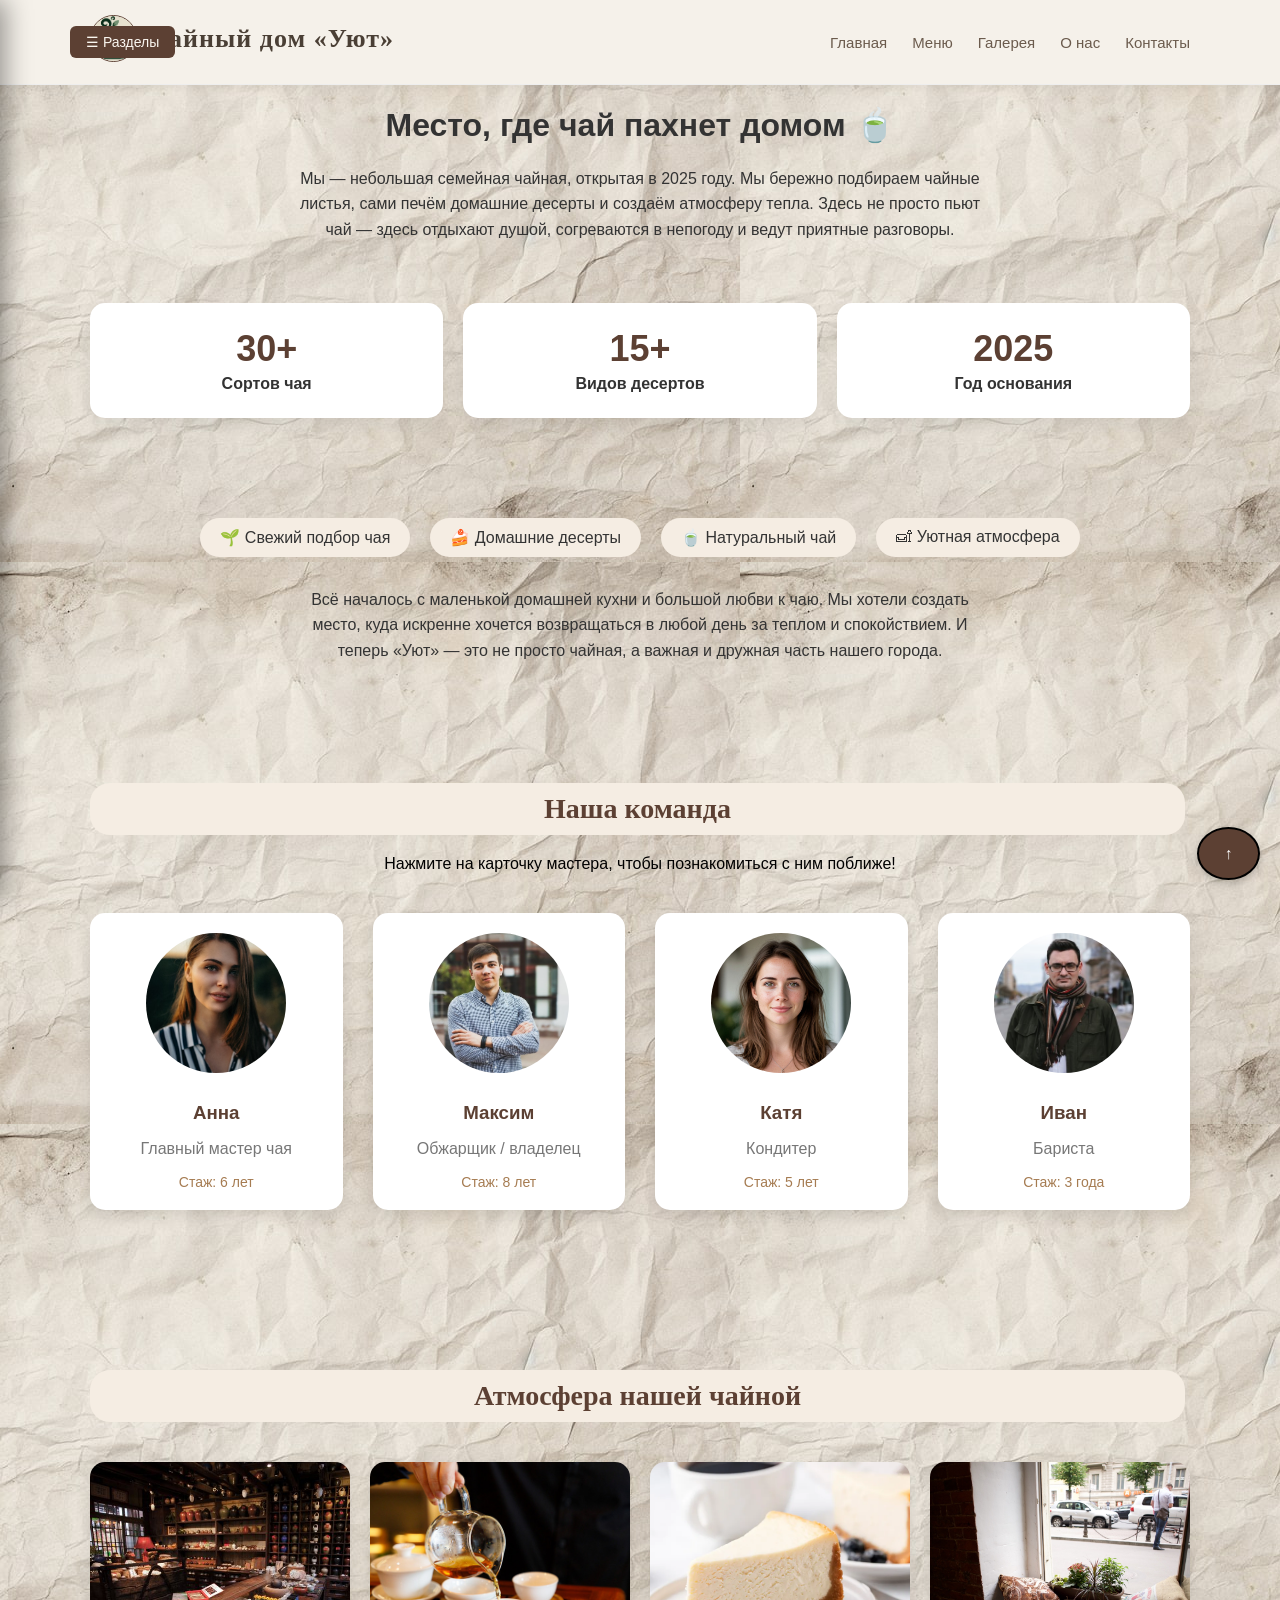
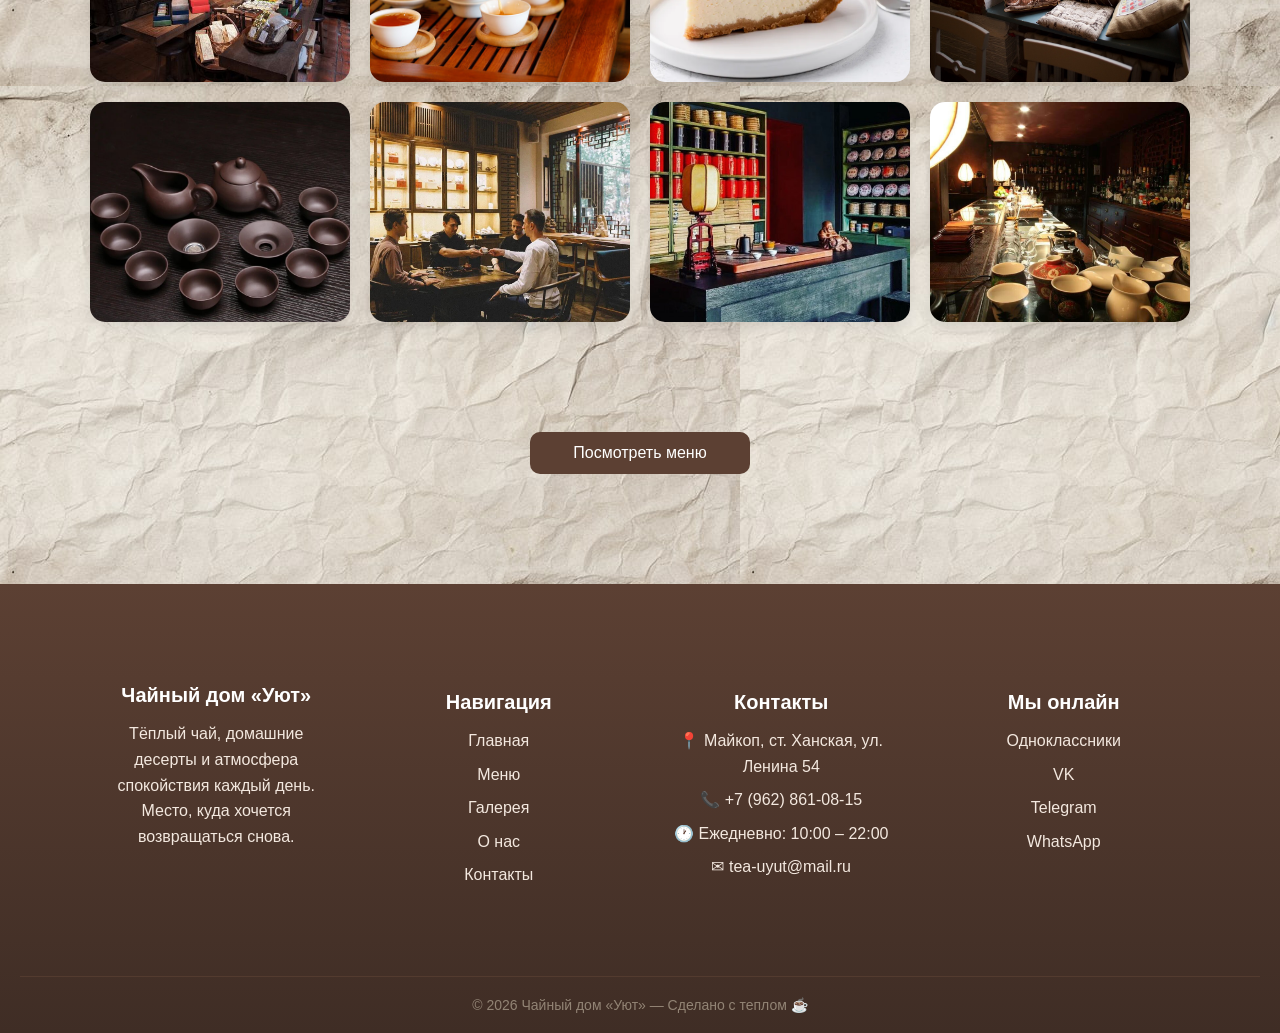
<file: about.html>
<!DOCTYPE html>
<html lang="ru">
<head>
  <meta charset="UTF-8">
  <meta name="viewport" content="width=device-width, initial-scale=1.0">
  <link rel="stylesheet" href="style.css">
  <title>О нас — Чайный дом «Уют»</title>
</head>

<body>

<header>
  <div class="container" style="display: flex; align-items: center; justify-content: space-between; position: relative;">
    
    <div class="header-left-menu-box">
      <a href="#side-navigation-panel" class="side-nav-trigger-btn">☰ Разделы</a>
    </div>

<div class="logo">
  <a href="index.html" class="logo-link">
    <img src="images/logo6.jpg" alt="Логотип" class="logo-icon">
    <span>Чайный дом «Уют»</span>
  </a>
</div>
    
    <nav>
      <a href="index.html">Главная</a>
      <a href="menu.html">Меню</a>
      <a href="gallery.html">Галерея</a>
      <a href="about.html">О нас</a>
      <a href="contacts.html">Контакты</a>
    </nav>

  </div>
</header>

<main>

  <h1 align="center">Место, где чай пахнет домом 🍵</h1>

  <p class="about-text">
    Мы — небольшая семейная чайная, открытая в 2025 году. 
    Мы бережно подбираем чайные листья, сами печём домашние десерты и создаём атмосферу тепла. 
    Здесь не просто пьют чай — здесь отдыхают душой, согреваются в непогоду и ведут приятные разговоры.
  </p>

  <section class="container" style="margin: 40px auto; text-align: center;">
    <div class="contact-info">
      <div class="contact-card">
        <h2 style="color: #5C4033; font-size: 36px; margin: 0;">30+</h2>
        <p style="margin: 5px 0 0 0; font-weight: bold;">Сортов чая</p>
      </div>
      <div class="contact-card">
        <h2 style="color: #5C4033; font-size: 36px; margin: 0;">15+</h2>
        <p style="margin: 5px 0 0 0; font-weight: bold;">Видов десертов</p>
      </div>
      <div class="contact-card">
        <h2 style="color: #5C4033; font-size: 36px; margin: 0;">2025</h2>
        <p style="margin: 5px 0 0 0; font-weight: bold;">Год основания</p>
      </div>
    </div>
  </section>

  <div class="about-features">
    <div>🌱 Свежий подбор чая</div>
    <div>🍰 Домашние десерты</div>
    <div>🍵 Натуральный чай</div>
    <div>🛋 Уютная атмосфера</div>
  </div>

  <p class="about-story">
    Всё началось с маленькой домашней кухни и большой любви к чаю. 
    Мы хотели создать место, куда искренне хочется возвращаться в любой день за теплом и спокойствием. 
    И теперь «Уют» — это не просто чайная, а важная и дружная часть нашего города.
  </p>

  <section class="team container">
    <h2 class="title-section" style="display: block; text-align: center; width: 95%;">Наша команда</h2>
    <p style="text-align: center; color: black; margin-bottom: 30px; ">
      Нажмите на карточку мастера, чтобы познакомиться с ним поближе!
    </p>

    <div class="team-grid">
      <a href="#master-anna" class="team-card">
        <img src="images/girl.jpg" alt="Анна — Главный мастер чая">
        <h3>Анна</h3>
        <p>Главный мастер чая</p>
        <span class="experience">Стаж: 6 лет</span>
      </a>

      <a href="#master-maksim" class="team-card">
        <img src="images/maksim.jpg" alt="Максим — Обжарщик и владелец">
        <h3>Максим</h3>
        <p>Обжарщик / владелец</p>
        <span class="experience">Стаж: 8 лет</span>
      </a>

      <a href="#master-katya" class="team-card">
        <img src="images/girl2.jpg" alt="Катя — Кондитер">
        <h3>Катя</h3>
        <p>Кондитер</p>
        <span class="experience">Стаж: 5 лет</span>
      </a>

      <a href="#master-ivan" class="team-card">
        <img src="images/ivan2.jpg" alt="Иван — Бариста">
        <h3>Иван</h3>
        <p>Бариста</p>
        <span class="experience">Стаж: 3 года</span>
      </a>
    </div>
  </section>

<div id="master-anna" class="crew-popup-overlay">
    <div class="crew-popup-box">
      <h2 class="crew-popup-name">Анна</h2>
      <p class="crew-popup-role"><b>Роль:</b> Главный мастер чая</p>
      <p class="crew-popup-text">Знает всё о правильном времени и температуре заваривания каждого листа. Считает, что чай — это медитация.</p>
      <p class="crew-popup-favorite"><i>Любимый сорт: Выдержанный ШУ Пуэр</i></p>
      <a href="#team" class="crew-popup-close-btn">Закрыть</a>
    </div>
  </div>

  <div id="master-maksim" class="crew-popup-overlay">
    <div class="crew-popup-box">
      <h2 class="crew-popup-name">Максим</h2>
      <p class="crew-popup-role"><b>Роль:</b> Обжарщик / владелец</p>
      <p class="crew-popup-text">Основатель «Уюта». Лично контролирует поставки и занимается авторской обжаркой, чтобы добиться неповторимого аромата.</p>
      <p class="crew-popup-favorite"><i>Любимый сорт: Копченый Сяо Чжун</i></p>
      <a href="#team" class="crew-popup-close-btn">Закрыть</a>
    </div>
  </div>

  <div id="master-katya" class="crew-popup-overlay">
    <div class="crew-popup-box">
      <h2 class="crew-popup-name">Катя</h2>
      <p class="crew-popup-role"><b>Роль:</b> Кондитер</p>
      <p class="crew-popup-text">Создает магию, которая идеально дополняет наши напитки. Никаких полуфабрикатов — только свежие локальные продукты.</p>
      <p class="crew-popup-favorite"><i>Любимый десерт: Лавандовый тарт</i></p>
      <a href="#team" class="crew-popup-close-btn">Закрыть</a>
    </div>
  </div>

  <div id="master-ivan" class="crew-popup-overlay">
    <div class="crew-popup-box">
      <h2 class="crew-popup-name">Иван</h2>
      <p class="crew-popup-role"><b>Роль:</b> Бариста</p>
      <p class="crew-popup-text">Встретит вас улыбкой, поможет определиться с выбором и заварит идеальный травяной сбор для вашего настроения.</p>
      <p class="crew-popup-favorite"><i>Любимый сорт: Саган-Дайля с облепихой</i></p>
      <a href="#team" class="crew-popup-close-btn">Закрыть</a>
    </div>
  </div>

  <section class="team container">
    <h2 class="title-section" style="display: block; text-align: center; width: 95%; margin-top: 40px;">Атмосфера нашей чайной</h2>
    <div class="about-gallery-grid">
      <img src="images/фото1.jpg" alt="Интерьер Чайного дома Уют">
      <img src="images/фото2.png" alt="Процесс заваривания чая">
      <img src="images/фото3.jpg" alt="Наши фирменные десерты">
      <img src="images/фото4.jpg" alt="Уютное кресло у окна">
      <img src="images/фото5.jpg" alt="Чайная посуда ручной работы">
      <img src="images/фото6.jpg" alt="Гости в нашей чайной">
      <img src="images/фото7.jpg" alt="Атмосфера">
      <img src="images/фото8.jpg" alt="Детали интерьера">
    </div>
  </section>

  <div style="text-align:center; margin:50px 0;">
    <a href="menu.html" class="btn">Посмотреть меню</a>
  </div>

</main>

<footer class="footer-new">
  <div class="container footer-grid">
    <div class="footer-box">
      <h3>Чайный дом «Уют»</h3>
      <p>Тёплый чай, домашние десерты и атмосфера спокойствия каждый день. Место, куда хочется возвращаться снова.</p>
    </div>

    <div class="footer-box">
      <h4>Навигация</h4>
      <a href="index.html">Главная</a>
      <a href="menu.html">Меню</a>
      <a href="gallery.html">Галерея</a>
      <a href="about.html">О нас</a>
      <a href="contacts.html">Контакты</a>
    </div>

    <div class="footer-box">
      <h4>Контакты</h4>
      <p>📍 Майкоп, ст. Ханская, ул. Ленина 54</p>
      <p>📞 +7 (962) 861-08-15</p>
      <p>🕐 Ежедневно: 10:00 – 22:00</p>
      <p>✉ tea-uyut@mail.ru</p>
    </div>

    <div class="footer-box">
      <h4>Мы онлайн</h4>
      <a href="https://ok.ru/profile/910107574847">Одноклассники</a>
      <a href="https://vk.com/bvfh1997">VK</a>
      <a href="https://t.me/Tetokago">Telegram</a>
      <a href="https://chat.whatsapp.com/HswV13W2cLyAxVpJfPEC1D">WhatsApp</a>
    </div>
  </div>

  <div class="footer-bottom-new" style="text-align: center; margin-top: 30px; padding-top: 20px; border-top: 1px solid #533B2F; color: #928475; font-size: 14px;">
    <span>© 2026 Чайный дом «Уют» — Сделано с теплом ☕</span>
  </div>
</footer>

<a href="#" class="to-top" style="position: fixed; bottom: 20px; right: 20px; background: #5C4033; color: #fff; padding: 10px 15px; border-radius: 50%; text-decoration: none; font-weight: bold; box-shadow: 0 4px 8px rgba(0,0,0,0.2); z-index: 999;">↑</a>

<div id="side-navigation-panel" class="side-nav-sidebar">
    <div class="side-nav-header">
      <h3>Навигация</h3>
      <a href="#" class="side-nav-close-btn" title="Свернуть меню">×</a>
    </div>
    
    <div class="side-nav-links">
      <a href="index.html">🏠 Главная страница</a>
      <a href="menu.html">🍵 Наше Чайное Меню</a>
      <a href="gallery.html">📸 Галерея интерьера</a>
      <a href="about.html">🌿 О нашем Чайном Доме</a>
      <a href="contacts.html">📞 Контакты и Бронь</a>
    </div>
  </div>

</body>
</html>
</file>
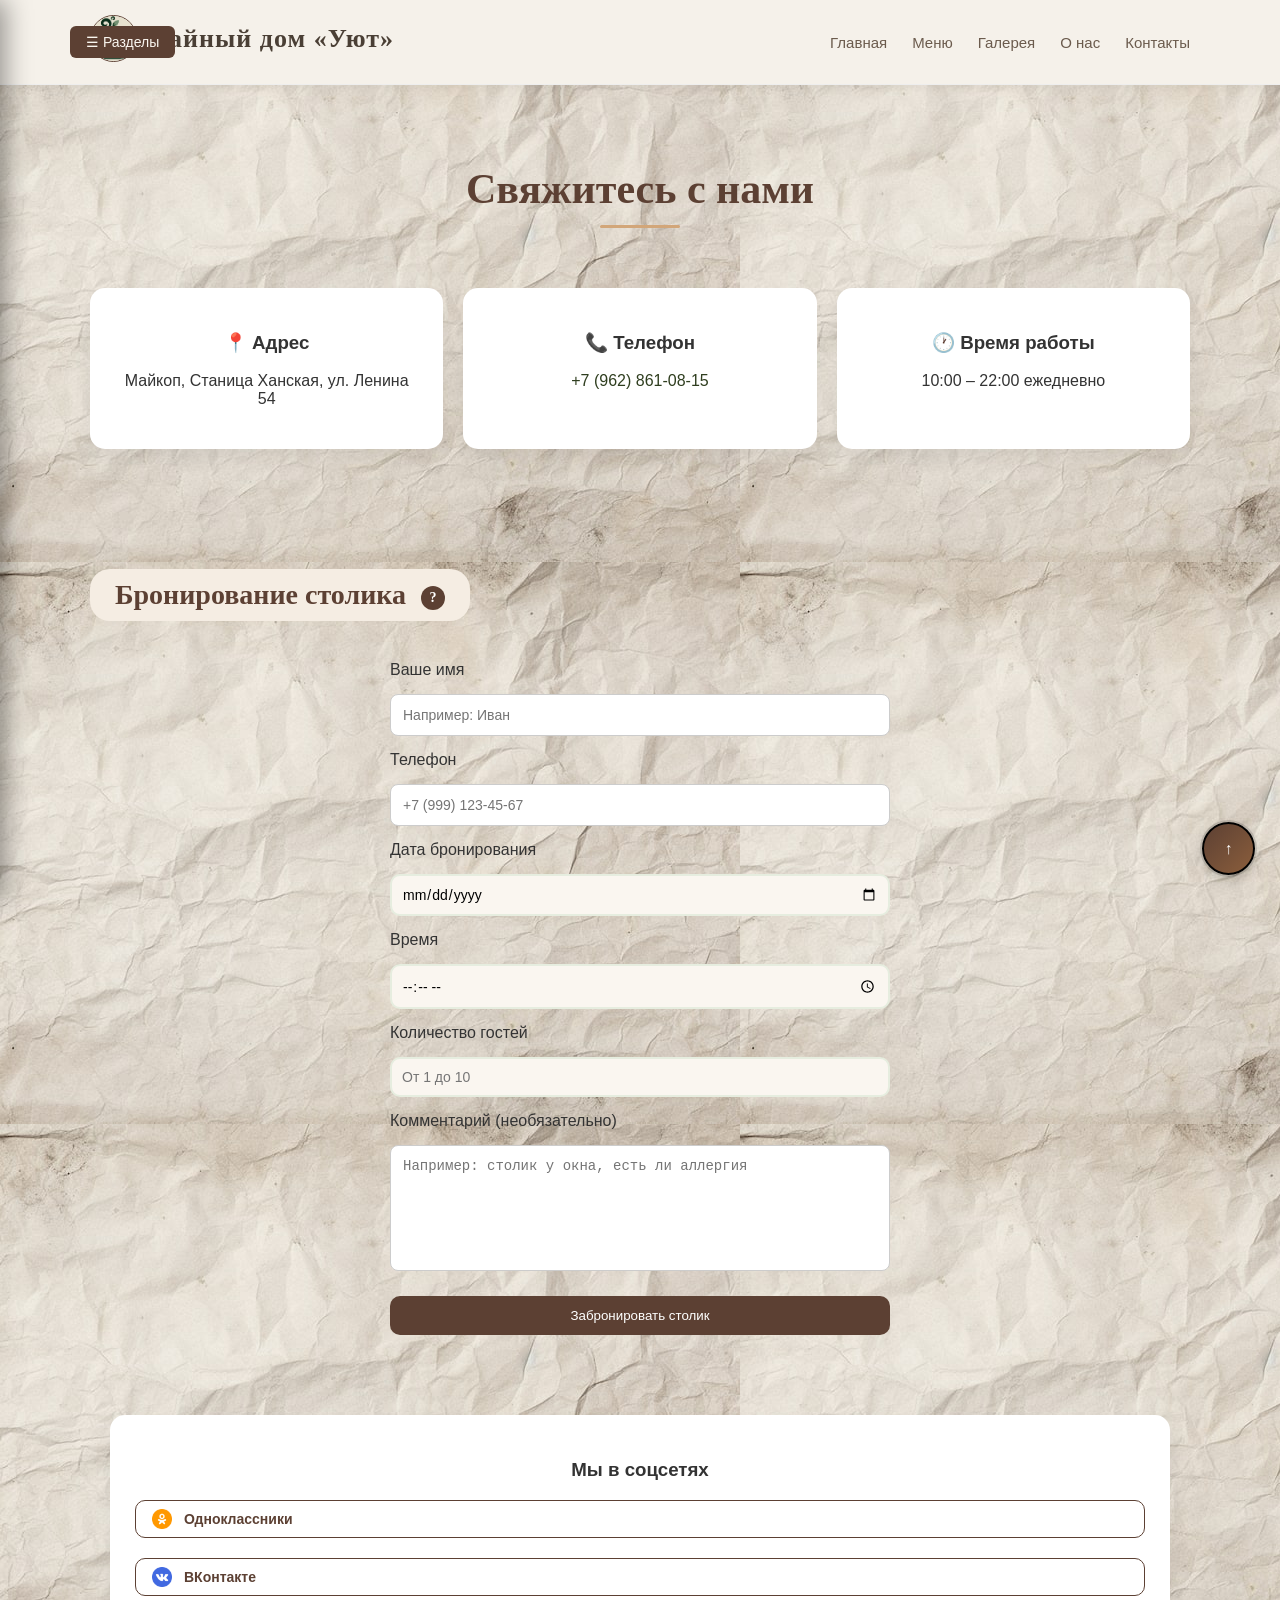
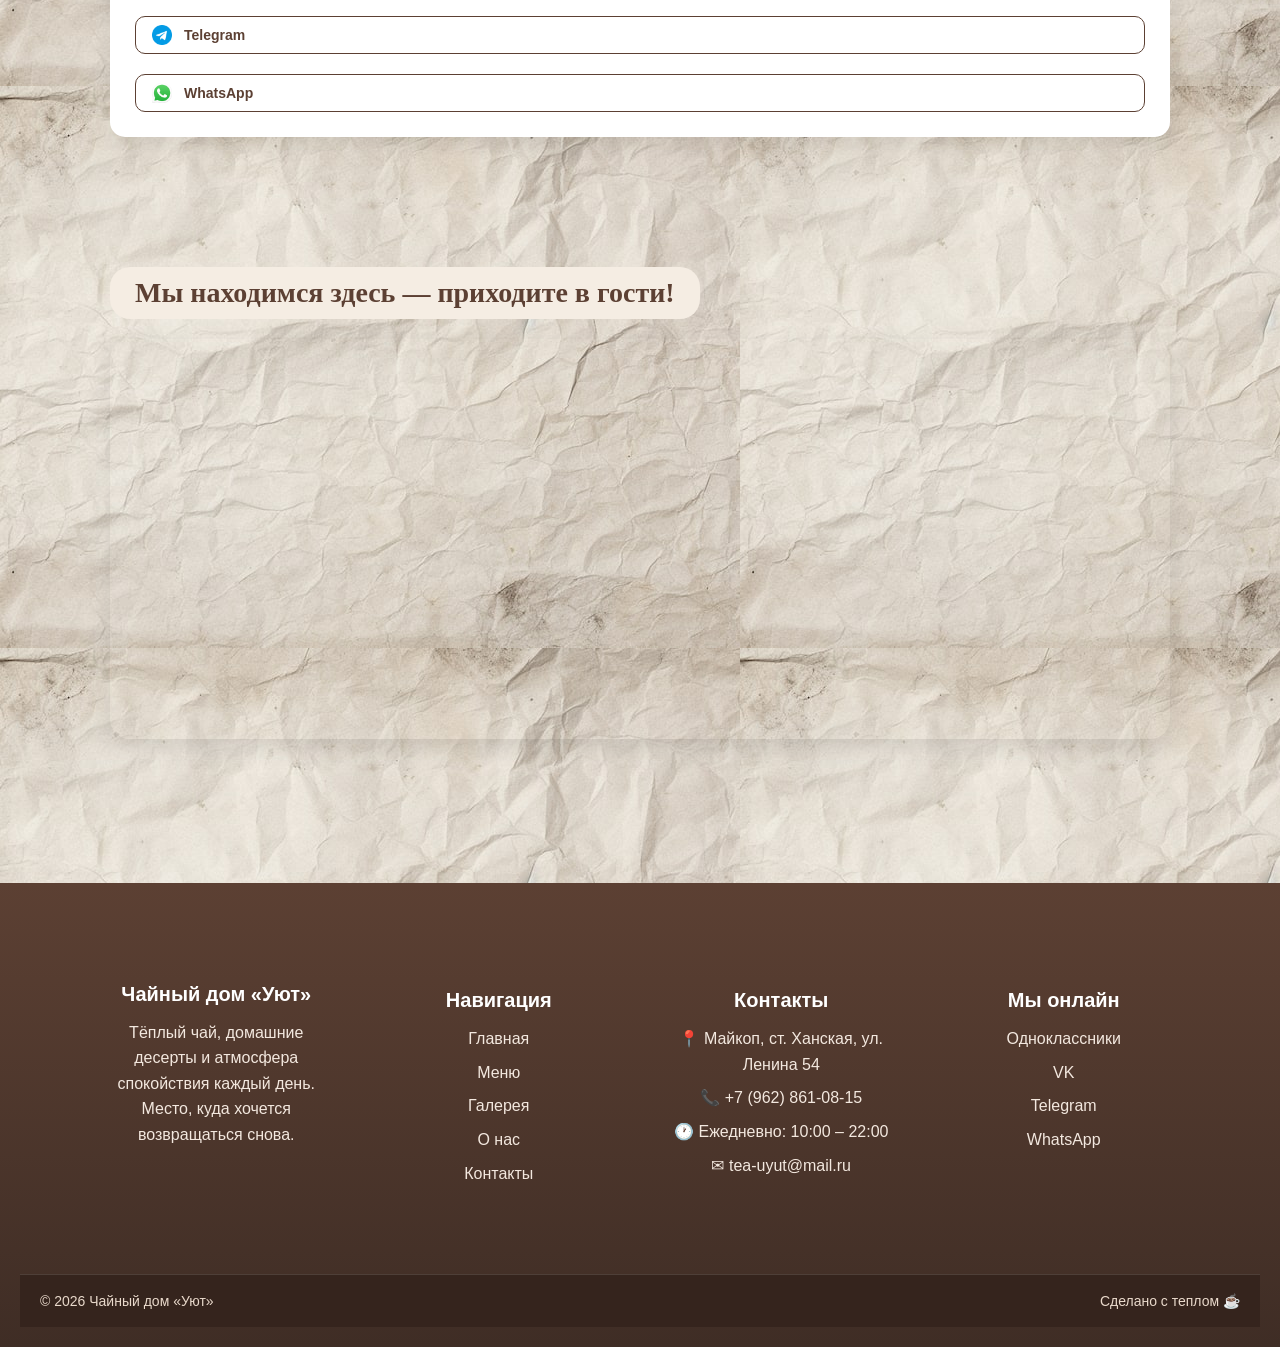
<file: contacts.html>
<!DOCTYPE html>
<html lang="ru">
<head>
<meta charset="UTF-8">
<meta name="viewport" content="width=device-width, initial-scale=1.0">
<link rel="stylesheet" href="style.css">
<title>Контакты — Чайный дом «Уют»</title>
</head>

<body>

<header>
  <div class="container" style="display: flex; align-items: center; justify-content: space-between; position: relative;">
    
    <div class="header-left-menu-box">
      <a href="#side-navigation-panel" class="side-nav-trigger-btn">☰ Разделы</a>
    </div>

<div class="logo">
  <a href="index.html" class="logo-link">
    <img src="images/logo6.jpg" alt="Логотип" class="logo-icon">
    <span>Чайный дом «Уют»</span>
  </a>
</div>
    
    <nav>
      <a href="index.html">Главная</a>
      <a href="menu.html">Меню</a>
      <a href="gallery.html">Галерея</a>
      <a href="about.html">О нас</a>
      <a href="contacts.html">Контакты</a>
    </nav>
    </div>

  </div>
</header>

<main class="contacts-page">

  <h1 class="title-main">Свяжитесь с нами</h1>

  <section class="contact-info container">
    <div class="contact-card">
      <h3>📍 Адрес</h3>
      <p>Майкоп, Станица Ханская, ул. Ленина 54</p>
    </div>

    <div class="contact-card">
      <h3>📞 Телефон</h3>
      <p><a href="tel:+79628610815">+7 (962) 861-08-15</a></p>
    </div>

    <div class="contact-card">
      <h3>🕐 Время работы</h3>
      <p>10:00 – 22:00 ежедневно</p>
    </div>
  </section>

<section class="booking container">
    

    
    <h2 class="title-section">
        Бронирование столика
      <a href="#rules-popup" class="book-hint-trigger-btn" title="Информация о бронировании">?</a>
    </h2>

    <div id="rules-popup" class="book-hint-overlay">
      <div class="book-hint-container">
        <a href="#" class="book-hint-close-cross">×</a>
        <h3>Правила бронирования 🍵</h3>
        <ul>
          <li><b>Время работы:</b> Бронирование доступно ежедневно с 10:00 до 22:00.</li>
          <li><b>Длительность брони:</b> Стол сохраняется за вами в течение 20 минут от указанного времени. Если вы опаздываете, пожалуйста, предупредите нас по телефону.</li>
          <li><b>Большие компании:</b> Форма рассчитана на компании до 10 человек. Если вас больше, свяжитесь с нами напрямую.</li>
          <li><b>Бесплатно:</b> Бронирование столов в нашей чайной абсолютно бесплатное!</li>
        </ul>
        <div style="text-align: center; margin-top: 20px;">
          <a href="#" class="btn" style="min-width: auto; padding: 8px 20px;">Понятно</a>
        </div>
      </div>
    </div>

<section class="booking-section container">
  <form action="https://formspree.io/f/mzdkeprk" method="POST" class="booking-form" id="bookingForm">

    <label>Ваше имя</label>
    <input type="text" name="name" placeholder="Например: Иван" minlength="2" maxlength="30" required>

    <label>Телефон</label>
    <input type="tel" name="phone" placeholder="+7 (999) 123-45-67"
      pattern="[0-9+()\\-\\s]{10,18}" required>

    <label>Дата бронирования</label>
    <input type="date" name="date" min="2026-01-01" required>

    <label>Время</label>
    <input type="time" name="time" min="10:00" max="22:00" required>

    <label>Количество гостей</label>
    <input type="number" name="people" placeholder="От 1 до 10" min="1" max="10" required>
    
    <label>Комментарий (необязательно)</label>
    <textarea name="comment" placeholder="Например: столик у окна, есть ли аллергия" maxlength="200"></textarea>

    <input type="hidden" name="_subject" value="Новая бронь столика">

    <button type="submit" class="btn">Забронировать столик</button>

  </form>
</section>

 <section class="contact-extra container">
  <div class="contact-box premium-social">
    <h3>Мы в соцсетях</h3>
    <div class="social-premium">

      <a href="https://ok.ru/profile/910107574847" target="_blank" class="soc ok">
        <img src="images/odnoklassniki.png" alt="OK" class="soc-img"> Одноклассники
      </a>

      <a href="https://vk.com/bvfh1997" target="_blank" class="soc vk">
        <img src="images/free-icon-vk-3670055.png" alt="VK" class="soc-img"> ВКонтакте
      </a>

      <a href="https://t.me/Tetokago" target="_blank" class="soc tg">
        <img src="images/free-icon-telegram-2111646.png" alt="TG" class="soc-img"> Telegram
      </a>

      <a href="https://chat.whatsapp.com/HswV13W2cLyAxVpJfPEC1D" target="_blank" class="soc wa">
        <img src="images/free-icon-whatsapp-5968841.png" alt="WA" class="soc-img"> WhatsApp
      </a>

    </div>
  </div>
</section>


  <section class="map container">
    <h2 class="title-section">Мы находимся здесь — приходите в гости!</h2>

    <iframe 
      src="https://yandex.ru/map-widget/v1/?ll=39.961232%2C44.679410&z=16&pt=39.961232,44.679410,pm2rdm" 
      width="100%" 
      height="400" 
      frameborder="0">
    </iframe>

  </section>
<a href="#" class="to-top">↑</a>
</main>

<footer class="footer-new">

  <div class="container footer-grid">

    <div class="footer-box">
      <h3>Чайный дом «Уют»</h3>
      <p>
        Тёплый чай, домашние десерты и атмосфера спокойствия каждый день.
        Место, куда хочется возвращаться снова.
      </p>
    </div>

    <div class="footer-box">
      <h4>Навигация</h4>
      <a href="index.html">Главная</a>
      <a href="menu.html">Меню</a>
      <a href="gallery.html">Галерея</a>
      <a href="about.html">О нас</a>
      <a href="contacts.html">Контакты</a>
    </div>

    <div class="footer-box">
      <h4>Контакты</h4>
      <p>📍 Майкоп, ст. Ханская, ул. Ленина 54</p>
      <p>📞 +7 (962) 861-08-15</p>
      <p>🕐 Ежедневно: 10:00 – 22:00</p>
      <p>✉ tea-uyut@mail.ru</p>
    </div>

    <div class="footer-box">
      <h4>Мы онлайн</h4>
      <a href="https://ok.ru/profile/910107574847">Одноклассники</a>
      <a href="https://vk.com/bvfh1997">VK</a>
      <a href="https://t.me/Tetokago">Telegram</a>
      <a href="https://chat.whatsapp.com/HswV13W2cLyAxVpJfPEC1D">WhatsApp</a>
    </div>

  </div>

  <div class="footer-bottom">
    <span>© 2026 Чайный дом «Уют»</span>
    <span>Сделано с теплом ☕</span>
  </div>

</footer>

<div id="side-navigation-panel" class="side-nav-sidebar">
    <div class="side-nav-header">
      <h3>Навигация</h3>
      <a href="#" class="side-nav-close-btn" title="Свернуть меню">×</a>
    </div>
    
    <div class="side-nav-links">
      <a href="index.html">🏠 Главная страница</a>
      <a href="menu.html">🍵 Наше Чайное Меню</a>
      <a href="gallery.html">📸 Галерея интерьера</a>
      <a href="about.html">🌿 О нашем Чайном Доме</a>
      <a href="contacts.html">📞 Контакты и Бронь</a>
    </div>
  </div>

</body>
</html>
</file>
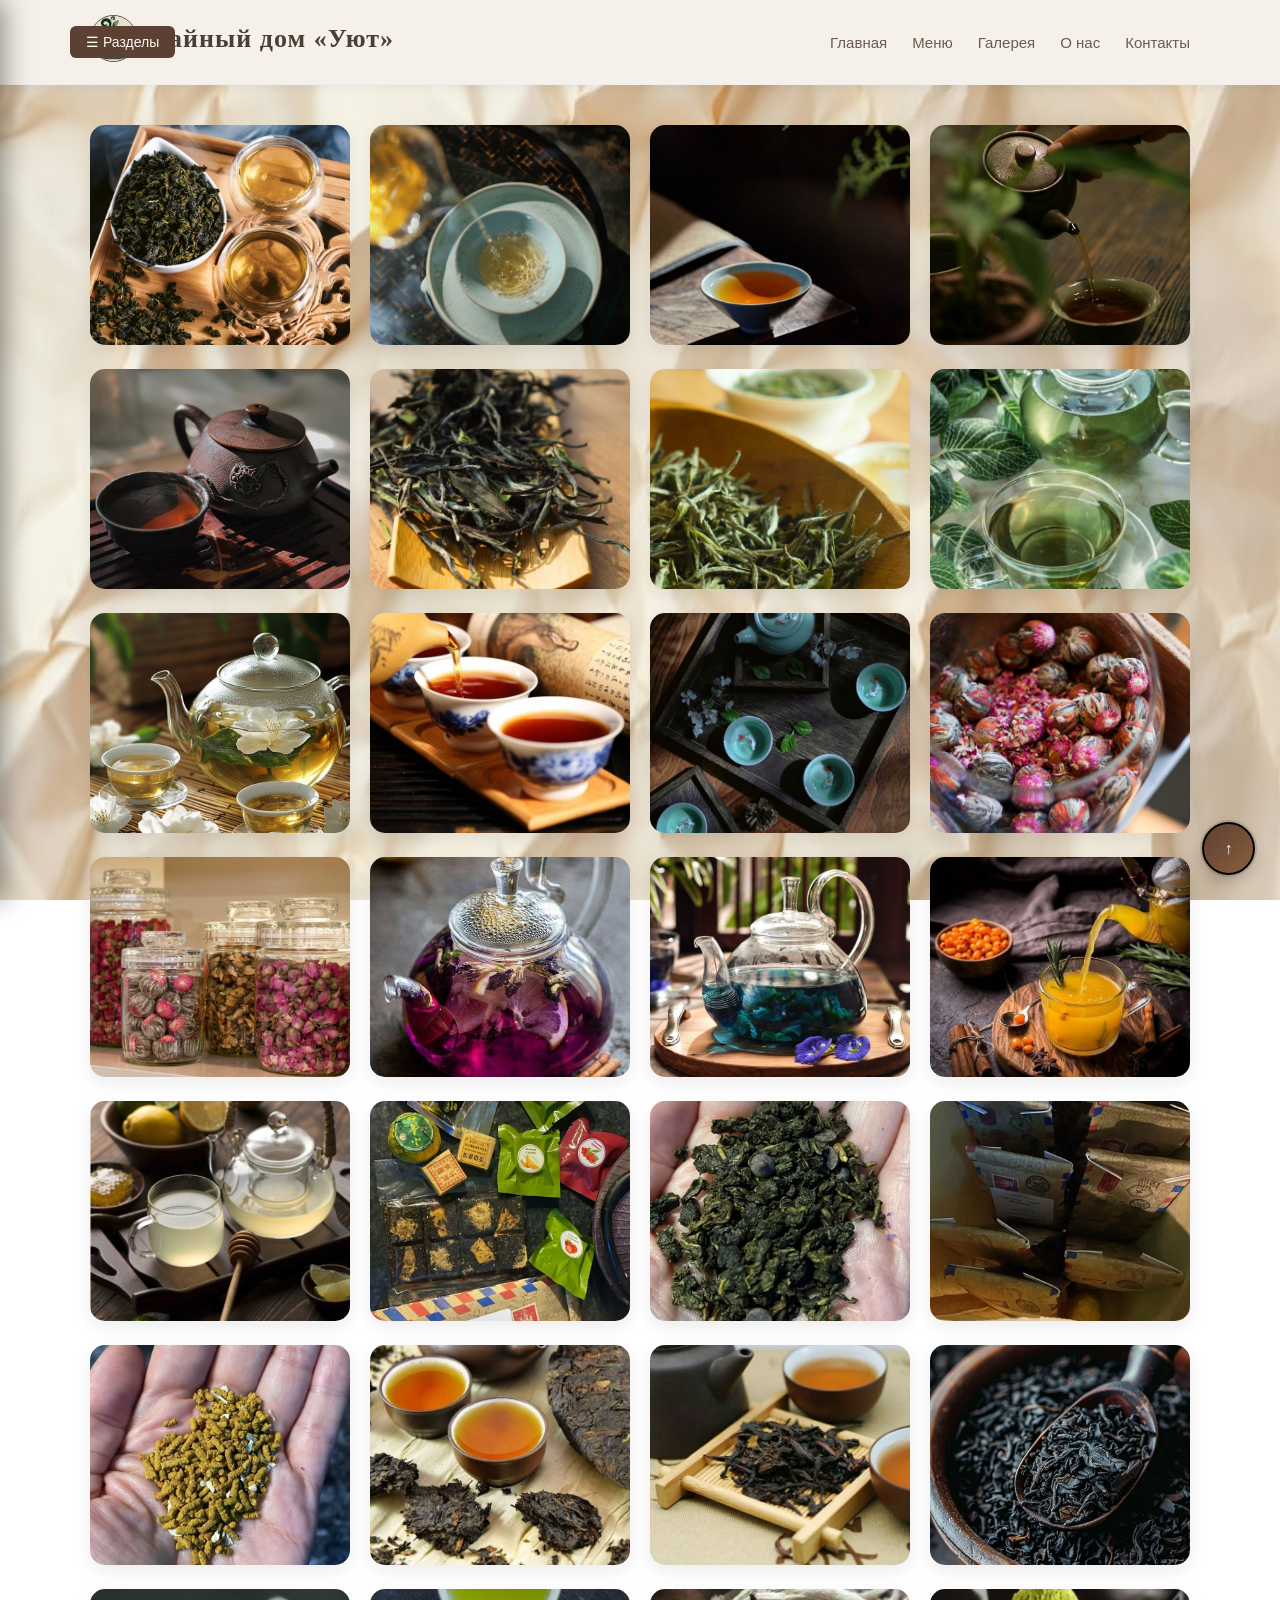
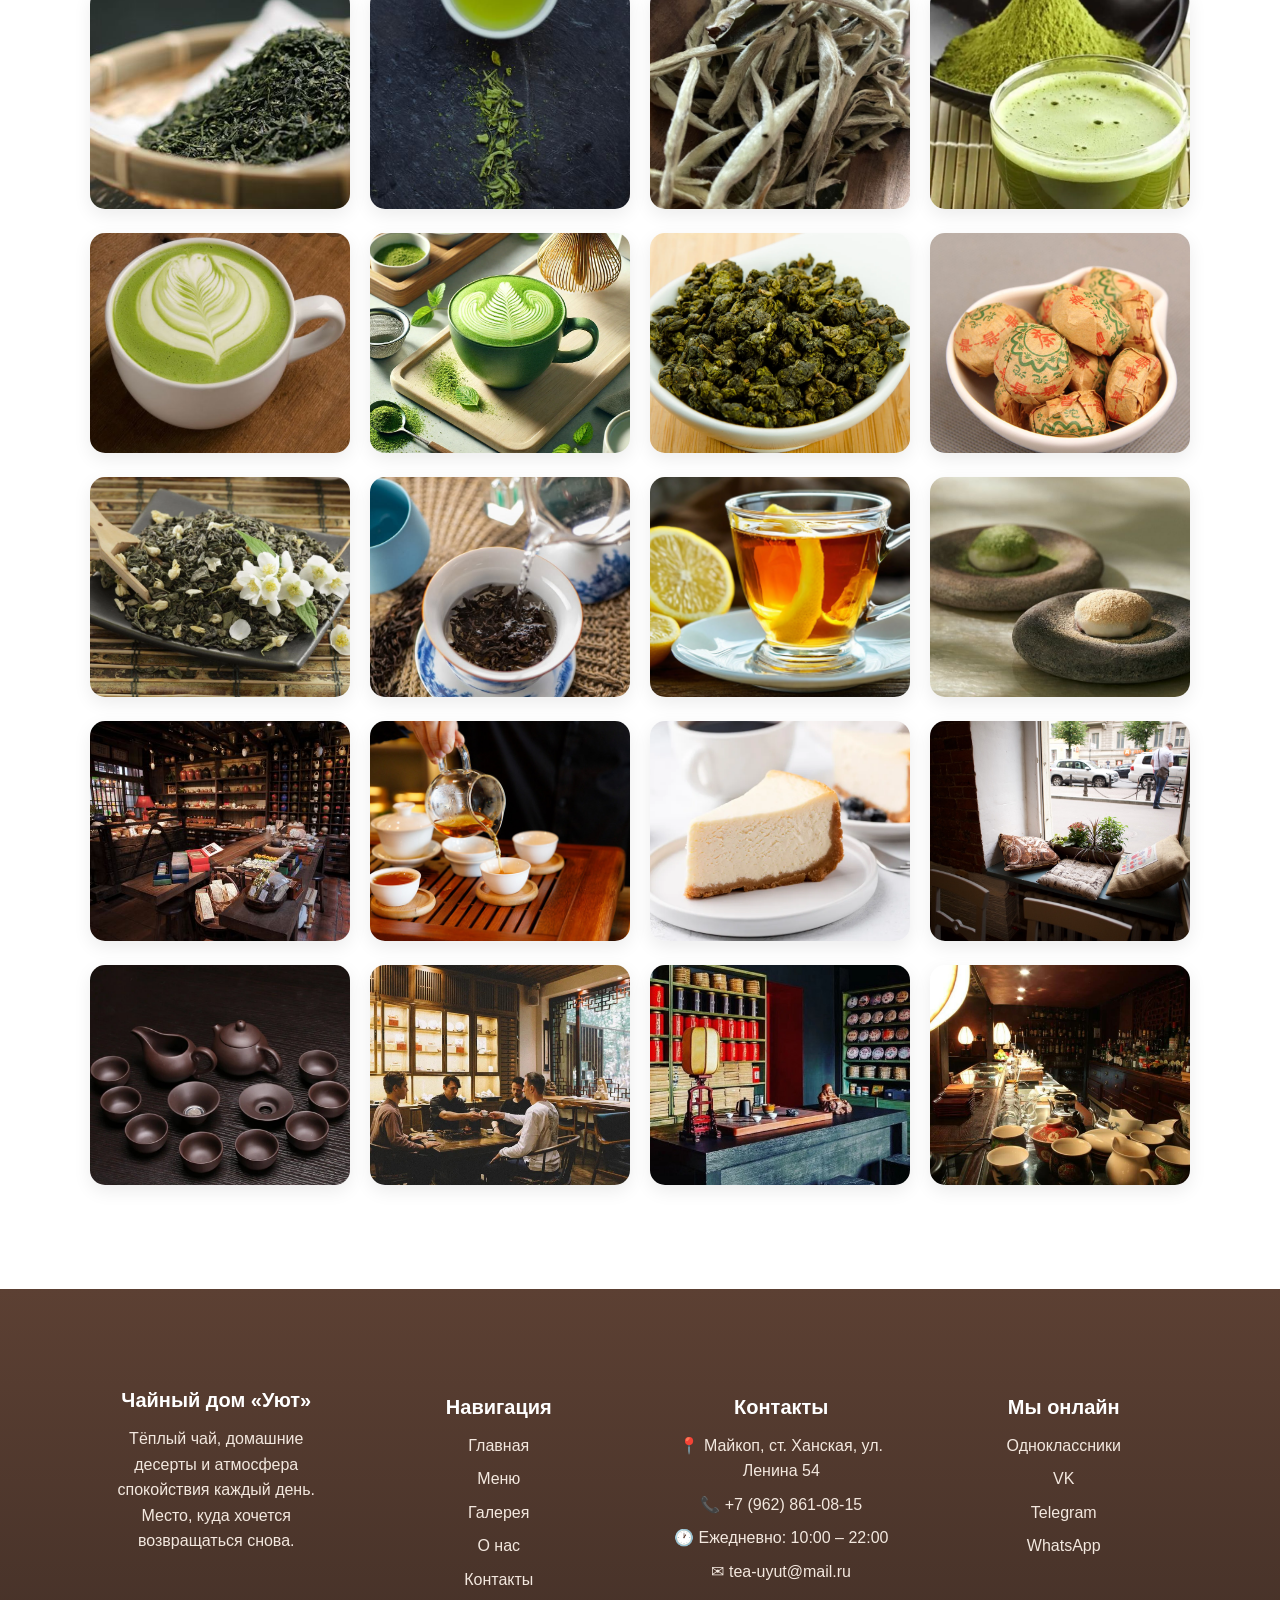
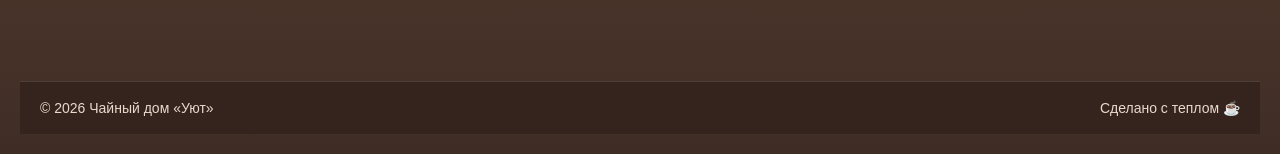
<file: gallery.html>
<!DOCTYPE html><html><head><link rel="stylesheet" href="style.css"></head>
<body class="page-gallery">
<header>
  <div class="container" style="display: flex; align-items: center; justify-content: space-between; position: relative;">
    
    <div class="header-left-menu-box">
      <a href="#side-navigation-panel" class="side-nav-trigger-btn">☰ Разделы</a>
    </div>

<div class="logo">
  <a href="index.html" class="logo-link">
    <img src="images/logo6.jpg" alt="Логотип" class="logo-icon">
    <span>Чайный дом «Уют»</span>
  </a>
</div>
    
    <nav>
      <a href="index.html">Главная</a>
      <a href="menu.html">Меню</a>
      <a href="gallery.html">Галерея</a>
      <a href="about.html">О нас</a>
      <a href="contacts.html">Контакты</a>
    </nav>

  </div>
</header>

<div class="container gallery-grid">
  <a href="images/tea1.jpg" target="_blank"><img src="images/tea1.jpg" alt="Чай 1"></a>
  <a href="images/tea2.jpg" target="_blank"><img src="images/tea2.jpg" alt="Чай 2"></a>
  <a href="images/tea3.jpg" target="_blank"><img src="images/tea3.jpg" alt="Чай 3"></a>
  <a href="images/tea4.jpg" target="_blank"><img src="images/tea4.jpg" alt="Чай 4"></a>
  <a href="images/tea5.jpg" target="_blank"><img src="images/tea5.jpg" alt="Чай 5"></a>
  <a href="images/tea6.jpg" target="_blank"><img src="images/tea6.jpg" alt="Чай 6"></a>
  <a href="images/tea7.jpg" target="_blank"><img src="images/tea7.jpg" alt="Чай 7"></a>
  <a href="images/tea8.jpg" target="_blank"><img src="images/tea8.jpg" alt="Чай 8"></a>
  <a href="images/tea9.jpg" target="_blank"><img src="images/tea9.jpg" alt="Чай 9"></a>
  <a href="images/tea10.jpg" target="_blank"><img src="images/tea10.jpg" alt="Чай 10"></a>
  <a href="images/tea11.jpg" target="_blank"><img src="images/tea11.jpg" alt="Чай 11"></a>
  <a href="images/tea12.jpg" target="_blank"><img src="images/tea12.jpg" alt="Чай 12"></a>
  <a href="images/tea13.jpg" target="_blank"><img src="images/tea13.jpg" alt="Чай 13"></a>
  <a href="images/tea14.jpg" target="_blank"><img src="images/tea14.jpg" alt="Чай 14"></a>
  <a href="images/tea15.jpg" target="_blank"><img src="images/tea15.jpg" alt="Чай 15"></a>
  <a href="images/tea16.jpg" target="_blank"><img src="images/tea16.jpg" alt="Чай 16"></a>
  <a href="images/tea17.jpg" target="_blank"><img src="images/tea17.jpg" alt="Чай 17"></a>
  <a href="images/tea18.jpg" target="_blank"><img src="images/tea18.jpg" alt="Чай 18"></a>
  <a href="images/tea19.jpg" target="_blank"><img src="images/tea19.jpg" alt="Чай 19"></a>
  <a href="images/tea20.jpg" target="_blank"><img src="images/tea20.jpg" alt="Чай 20"></a>
  <a href="images/tea21.jpg" target="_blank"><img src="images/tea21.jpg" alt="Чай 21"></a>
  <a href="images/tea22.jpg" target="_blank"><img src="images/tea22.jpg" alt="Чай 22"></a>
  <a href="images/tea23.jpg" target="_blank"><img src="images/tea23.jpg" alt="Чай 23"></a>
  <a href="images/tea24.jpg" target="_blank"><img src="images/tea24.jpg" alt="Чай 24"></a>
  <a href="images/tea25.jpg" target="_blank"><img src="images/tea25.jpg" alt="Чай 25"></a>
  <a href="images/tea26.jpg" target="_blank"><img src="images/tea26.jpg" alt="Чай 26"></a>
  <a href="images/tea27.jpg" target="_blank"><img src="images/tea27.jpg" alt="Чай 27"></a>
  <a href="images/tea28.jpg" target="_blank"><img src="images/tea28.jpg" alt="Чай 28"></a>
  <a href="images/tea29.jpg" target="_blank"><img src="images/tea29.jpg" alt="Чай 29"></a>
  <a href="images/tea30.jpg" target="_blank"><img src="images/tea30.jpg" alt="Чай 30"></a>
  <a href="images/tea31.jpg" target="_blank"><img src="images/tea31.jpg" alt="Чай 31"></a>
  <a href="images/tea32.jpg" target="_blank"><img src="images/tea32.jpg" alt="Чай 32"></a>
  <a href="images/tea33.jpg" target="_blank"><img src="images/tea33.jpg" alt="Чай 33"></a>
  <a href="images/tea34.jpg" target="_blank"><img src="images/tea34.jpg" alt="Чай 34"></a>
  <a href="images/tea35.jpg" target="_blank"><img src="images/tea35.jpg" alt="Чай 35"></a>
  <a href="images/tea36.jpg" target="_blank"><img src="images/tea36.jpg" alt="Чай 36"></a>
  <a href="images/tea37.jpg" target="_blank"><img src="images/tea37.jpg" alt="Чай 37"></a>
  <a href="images/tea38.png" target="_blank"><img src="images/tea38.png" alt="Чай 38"></a>
  <a href="images/tea39.jpg" target="_blank"><img src="images/tea39.jpg" alt="Чай 39"></a>
  <a href="images/tea40.jpg" target="_blank"><img src="images/tea40.jpg" alt="Чай 40"></a>
  <a href="images/tea41.jpg" target="_blank"><img src="images/tea41.jpg" alt="Чай 41"></a>
  <a href="images/tea42.jpg" target="_blank"><img src="images/tea42.jpg" alt="Чай 42"></a>
  <a href="images/tea43.jpg" target="_blank"><img src="images/tea43.jpg" alt="Чай 43"></a>
  <a href="images/tea44.jpg" target="_blank"><img src="images/tea44.jpg" alt="Чай 44"></a>
</div>

<footer class="footer-new">

  <div class="container footer-grid">

    <div class="footer-box">
      <h3>Чайный дом «Уют»</h3>
      <p>
        Тёплый чай, домашние десерты и атмосфера спокойствия каждый день.
        Место, куда хочется возвращаться снова.
      </p>
    </div>

    <div class="footer-box">
      <h4>Навигация</h4>
      <a href="index.html">Главная</a>
      <a href="menu.html">Меню</a>
      <a href="gallery.html">Галерея</a>
      <a href="about.html">О нас</a>
      <a href="contacts.html">Контакты</a>
    </div>

    <div class="footer-box">
      <h4>Контакты</h4>
      <p>📍 Майкоп, ст. Ханская, ул. Ленина 54</p>
      <p>📞 +7 (962) 861-08-15</p>
      <p>🕐 Ежедневно: 10:00 – 22:00</p>
      <p>✉ tea-uyut@mail.ru</p>
    </div>

    <div class="footer-box">
      <h4>Мы онлайн</h4>
      <a href="https://ok.ru/profile/910107574847">Одноклассники</a>
      <a href="https://vk.com/bvfh1997">VK</a>
      <a href="https://t.me/Tetokago">Telegram</a>
      <a href="https://chat.whatsapp.com/HswV13W2cLyAxVpJfPEC1D">WhatsApp</a>
    </div>

  </div>

  <div class="footer-bottom">
    <span>© 2026 Чайный дом «Уют»</span>
    <span>Сделано с теплом ☕</span>
  </div>

</footer>
<a href="#" class="to-top">↑</a>

<div id="side-navigation-panel" class="side-nav-sidebar">
    <div class="side-nav-header">
      <h3>Навигация</h3>
      <a href="#" class="side-nav-close-btn" title="Свернуть меню">×</a>
    </div>
    
    <div class="side-nav-links">
      <a href="index.html">🏠 Главная страница</a>
      <a href="menu.html">🍵 Наше Чайное Меню</a>
      <a href="gallery.html">📸 Галерея интерьера</a>
      <a href="about.html">🌿 О нашем Чайном Доме</a>
      <a href="contacts.html">📞 Контакты и Бронь</a>
    </div>
  </div>

</body>
</html>
</file>
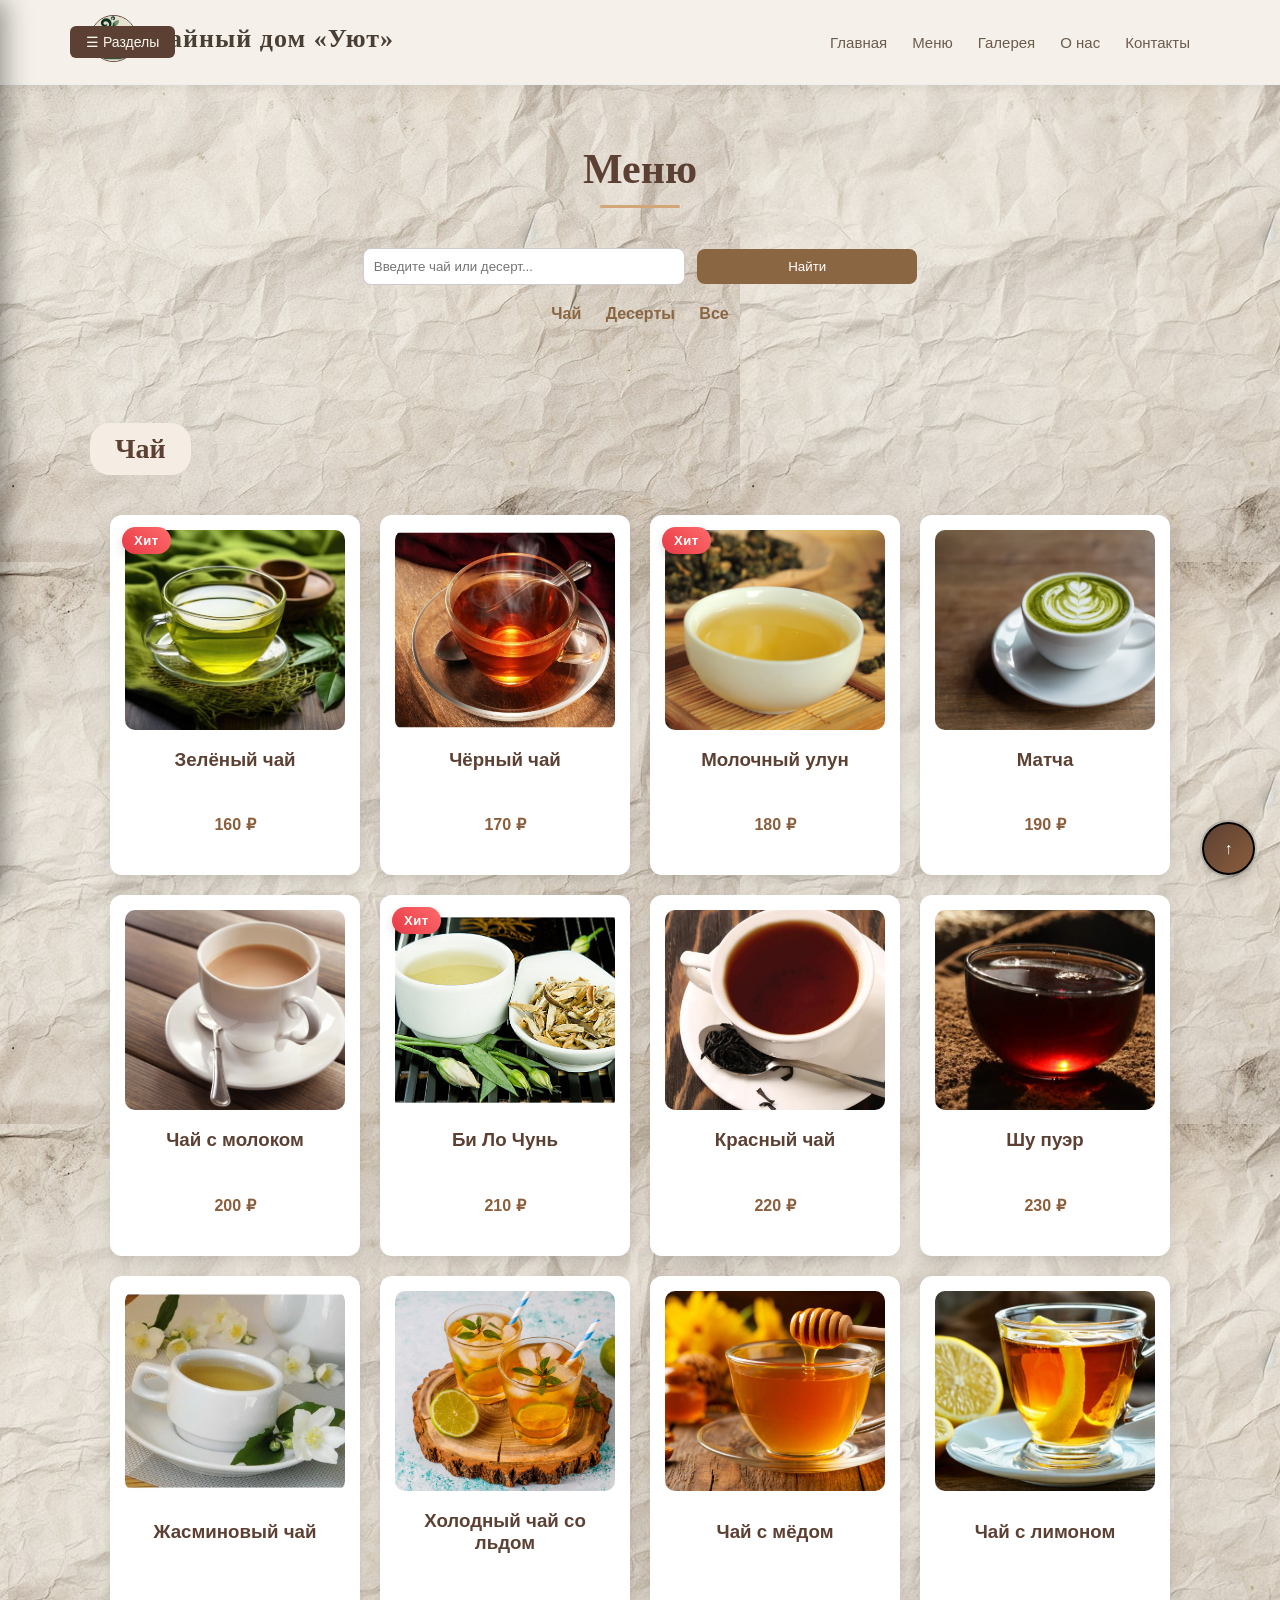
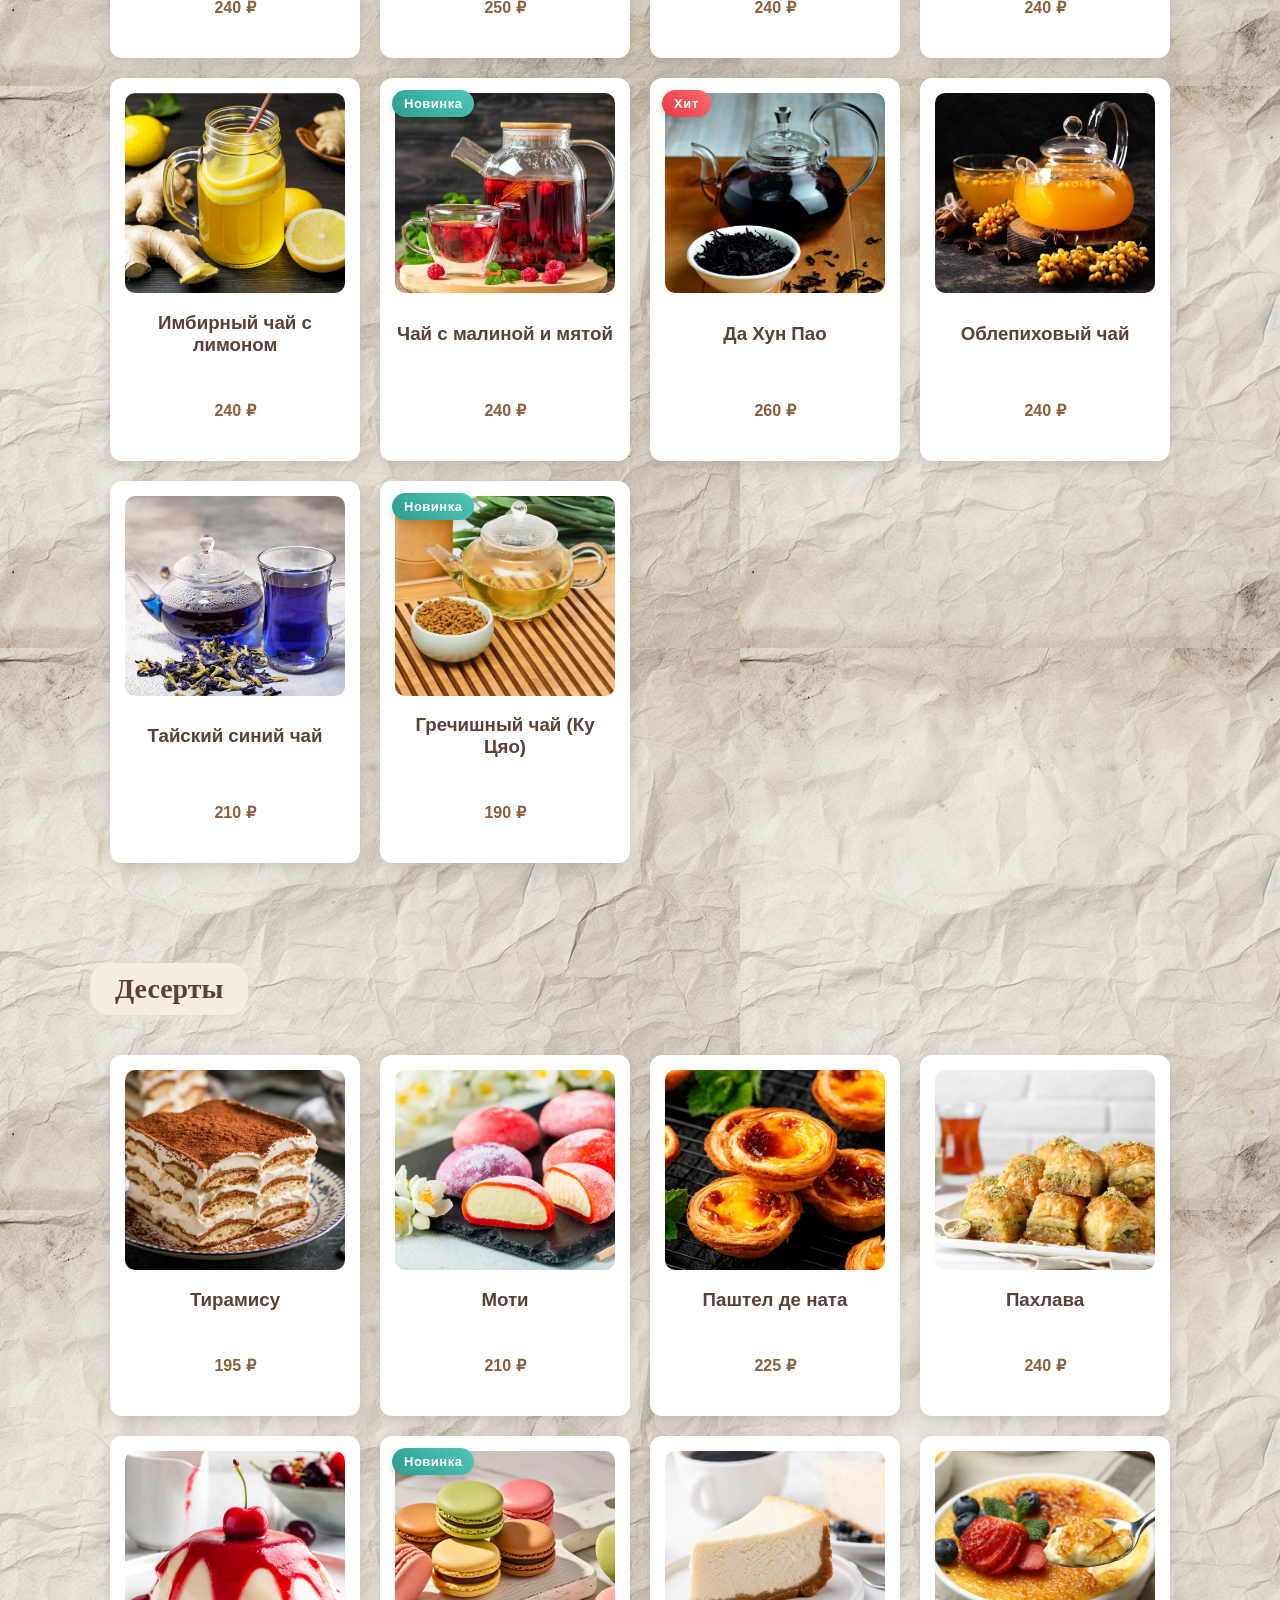
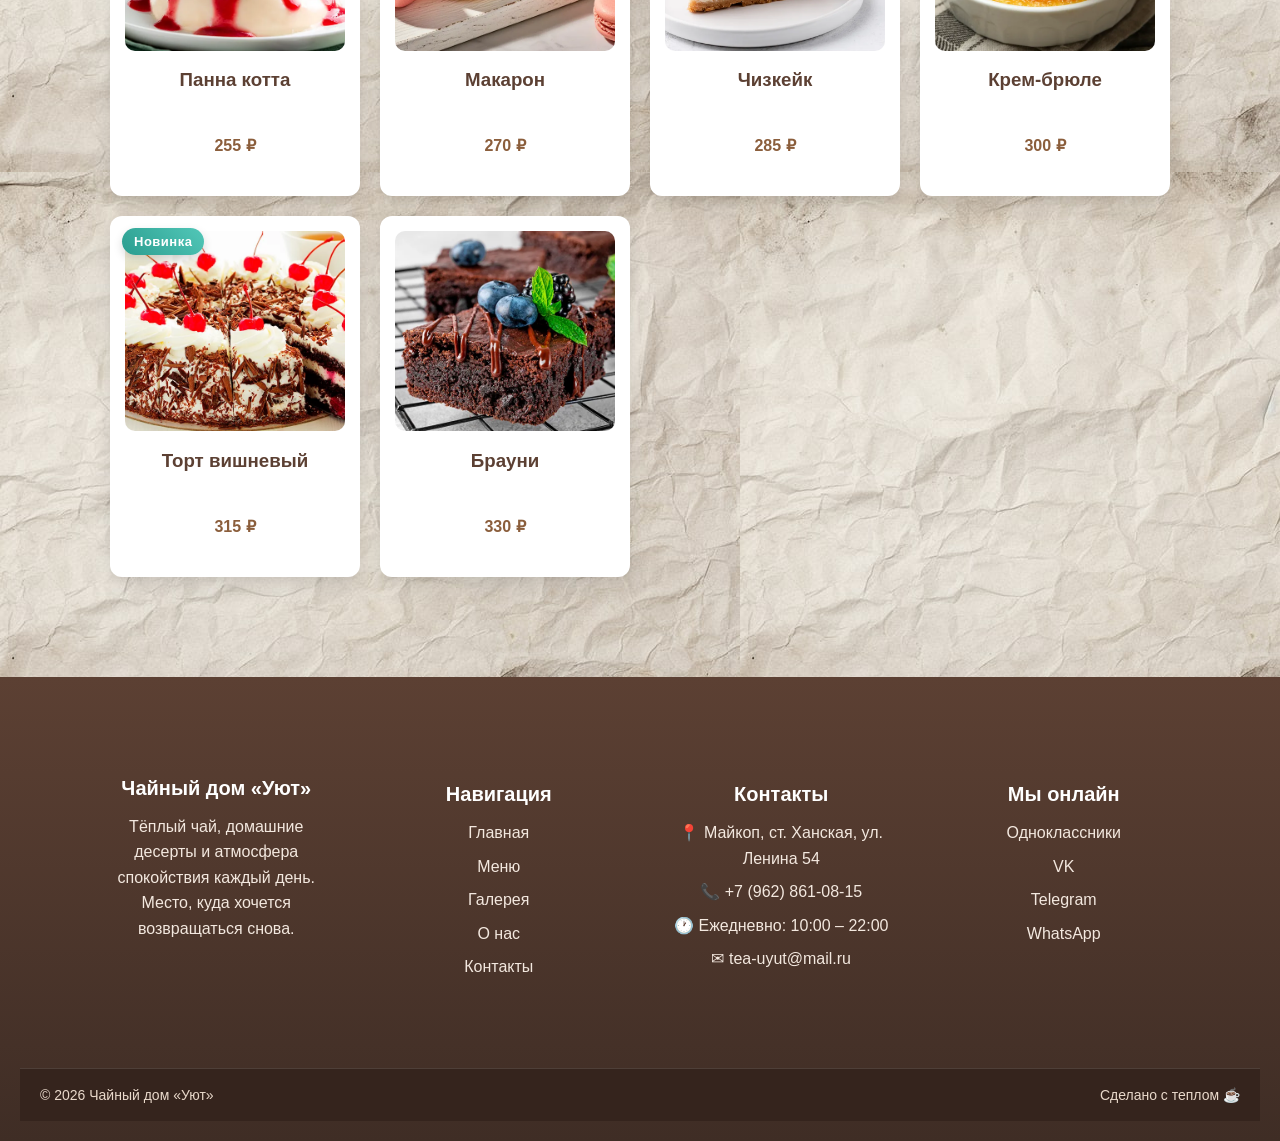
<file: menu.html>
<!DOCTYPE html>
<html lang="ru">
<head>
  <meta charset="UTF-8">
  <meta name="viewport" content="width=device-width, initial-scale=1.0">
  <link rel="stylesheet" href="style.css">
  <title>Меню — Чайный дом «Уют»</title>
</head>

<script>
function searchItem() {
    let value = document.getElementById("searchInput").value.toLowerCase();
    let cards = document.querySelectorAll(".menu-card");

    cards.forEach(card => {
        card.classList.remove("active-search");
    });

    for (let card of cards) {
        let text = card.innerText.toLowerCase();

        if (text.includes(value)) {
            card.scrollIntoView({
                behavior: "smooth",
                block: "center"
            });

            card.classList.add("active-search");
            return;
        }
    }

    alert("Ничего не найдено");
}
</script>

<body class="page-menu">

<header>
  <div class="container" style="display: flex; align-items: center; justify-content: space-between; position: relative;">
    
    <div class="header-left-menu-box">
      <a href="#side-navigation-panel" class="side-nav-trigger-btn">☰ Разделы</a>
    </div>

<div class="logo">
  <a href="index.html" class="logo-link">
    <img src="images/logo6.jpg" alt="Логотип" class="logo-icon">
    <span>Чайный дом «Уют»</span>
  </a>
</div>
    
    <nav>
      <a href="index.html">Главная</a>
      <a href="menu.html">Меню</a>
      <a href="gallery.html">Галерея</a>
      <a href="about.html">О нас</a>
      <a href="contacts.html">Контакты</a>
    </nav>

  </div>
</header>

<main>

  <div class="container">
    <h1 class="title-main">Меню</h1>

    <div class="search-box">
      <input type="text" id="searchInput" placeholder="Введите чай или десерт...">
      <button onclick="searchItem()" class="btn" style="padding: 10px;" ">Найти</button>
    </div>

    <div class="filters">
      <a href="#tea">Чай</a>
      <a href="#desserts">Десерты</a>
      <a href="#">Все</a>
    </div>
  </div>


  <section class="container">
    <h2 id="tea" class="title-section">Чай</h2>
    <div class="menu-grid">

      <a href="#item0" class="menu-card" id="tea-green">
        <div class="badge hit">Хит</div>
        <img src="images/teaa1.jpg">
        <h3>Зелёный чай</h3>
        <p class="price">160 ₽</p>
      </a>

      <a href="#item1" class="menu-card">
        <img src="images/teaa2.jpg" height="220">
        <h3>Чёрный чай</h3>
        <p class="price">170 ₽</p>
      </a>

      <a href="#item2" class="menu-card">
        <div class="badge hit">Хит</div>
        <img src="images/teaa3.jpg" height="220">
        <h3>Молочный улун</h3>
        <p class="price">180 ₽</p>
      </a>

      <a href="#item3" class="menu-card" id="cappuccino">
        <img src="images/teaa4.jpg" height="220">
        <h3>Матча</h3>
        <p class="price">190 ₽</p>
      </a>

      <a href="#item4" class="menu-card" id="latte">
        <img src="images/teaa5.jpg" height="220">
        <h3>Чай с молоком</h3>
        <p class="price">200 ₽</p>
      </a>

      <a href="#item5" class="menu-card" id="tea-chine">
        <div class="badge hit">Хит</div>
        <img src="images/teaa6.jpg" height="220">
        <h3>Би Ло Чунь</h3>
        <p class="price">210 ₽</p>
      </a>

      <a href="#item6" class="menu-card">
        <img src="images/teaa7.jpg" height="220">
        <h3>Красный чай</h3>
        <p class="price">220 ₽</p>
      </a>

      <a href="#item7" class="menu-card">
        <img src="images/teaa8.jpg" height="220">
        <h3>Шу пуэр</h3>
        <p class="price">230 ₽</p>
      </a>

      <a href="#item8" class="menu-card">
        <img src="images/teaa9.jpg" height="220">
        <h3>Жасминовый чай</h3>
        <p class="price">240 ₽</p>
      </a>

      <a href="#item9" class="menu-card">
        <img src="images/teaa10.jpg" height="220">
        <h3>Холодный чай со льдом</h3>
        <p class="price">250 ₽</p>
      </a>

      <a href="#item10" class="menu-card">
        <img src="images/teaa11.jpg" height="220">
        <h3>Чай с мёдом</h3>
        <p class="price">240 ₽</p>
      </a>

      <a href="#item11" class="menu-card" id="tealemon">
        <img src="images/tea35.jpg" height="220">
        <h3>Чай с лимоном</h3>
        <p class="price">240 ₽</p>
      </a>

      <a href="#item12" class="menu-card">
        <img src="images/teaa13.png" height="220">
        <h3>Имбирный чай c лимоном</h3>
        <p class="price">240 ₽</p>
      </a>

      <a href="#item13" class="menu-card" id="raspberry-tea">
        <div class="badge new">Новинка</div>
        <img src="images/teaa14.jpg" height="220">
        <h3>Чай с малиной и мятой</h3>
        <p class="price">240 ₽</p>
      </a>

      <a href="#item24" class="menu-card" id="tea-dark-tea">
        <div class="badge hit">Хит</div>
        <img src="images/teaa15.jpg" height="220">
        <h3>Да Хун Пао</h3>
        <p class="price">260 ₽</p>
      </a>

      <a href="#item25" class="menu-card">
        <img src="images/teaa16.jpg" height="220">
        <h3>Облепиховый чай</h3>
        <p class="price">240 ₽</p>
      </a>

      <a href="#item26" class="menu-card">
        <img src="images/teaa17.jpg" height="220">
        <h3>Тайский синий чай</h3>
        <p class="price">210 ₽</p>
      </a>

      <a href="#item27" class="menu-card" id="tea-gretcha">
        <div class="badge new">Новинка</div>
        <img src="images/teaa18.jpg" height="220">
        <h3>Гречишный чай (Ку Цяо)</h3>
        <p class="price">190 ₽</p>
      </a>

    </div>
  </section>

  <section class="container">
    <h2 id="desserts" class="title-section">Десерты</h2>
    <div class="menu-grid">

      <a href="#item14" class="menu-card">
        <img src="images/desert1.jpg" height="220">
        <h3>Тирамису</h3>
        <p class="price">195 ₽</p>
      </a>

      <a href="#item15" class="menu-card" id="moti">
        <img src="images/desert2.jpg" height="220">
        <h3>Моти</h3>
        <p class="price">210 ₽</p>
      </a>

      <a href="#item16" class="menu-card">
        <img src="images/desert3.jpg" height="220">
        <h3>Паштел де ната</h3>
        <p class="price">225 ₽</p>
      </a>

      <a href="#item17" class="menu-card">
        <img src="images/desert4.jpg" height="220">
        <h3>Пахлава</h3>
        <p class="price">240 ₽</p>
      </a>

      <a href="#item18" class="menu-card">
        <img src="images/desert5.jpg" height="220">
        <h3>Панна котта</h3>
        <p class="price">255 ₽</p>
      </a>

      <a href="#item19" class="menu-card" id="macaron">
        <div class="badge new">Новинка</div>
        <img src="images/desert6.jpg" height="220">
        <h3>Макарон</h3>
        <p class="price">270 ₽</p>
      </a>

      <a href="#item20" class="menu-card" id="cheesecake">
        <img src="images/desert7.jpg" height="220">
        <h3>Чизкейк</h3>
        <p class="price">285 ₽</p>
      </a>

      <a href="#item21" class="menu-card">
        <img src="images/desert8.jpg" height="220">
        <h3>Крем-брюле</h3>
        <p class="price">300 ₽</p>
      </a>

      <a href="#item22" class="menu-card">
        <div class="badge new">Новинка</div>
        <img src="images/desert9.jpg" height="220">
        <h3>Торт вишневый</h3>
        <p class="price">315 ₽</p>
      </a>

      <a href="#item23" class="menu-card">
        <img src="images/desert10.jpg" height="220">
        <h3>Брауни</h3>
        <p class="price">330 ₽</p>
      </a>

    </div>
  </section>

</main>

<div id="item0" class="modal">
  <div class="modal-content">
    <h2>Зелёный чай</h2>
    <p>Описание: Лёгкий и освежающий чай с мягким травянистым вкусом и тонким ароматом. Отлично бодрит и дарит ощущение свежести.</p>
    <p>Калорийность: 5 ккал</p>
    <p>Граммовка: 400 мл</p>
    <p>Цена: 160 ₽</p>
    <a href="#tea" class="close">Закрыть</a>
  </div>
</div>

<div id="item1" class="modal">
  <div class="modal-content">
    <h2>Чёрный чай</h2>
    <p>Описание: Классический насыщенный чай с глубоким вкусом и приятной терпкостью. Идеален для уютного чаепития.</p>
    <p>Калорийность: 6 ккал</p>
    <p>Граммовка: 400 мл</p>
    <p>Цена: 170 ₽</p>
    <a href="#tea" class="close">Закрыть</a>
  </div>
</div>

<div id="item2" class="modal">
  <div class="modal-content">
    <h2>Молочный улун</h2>
    <p>Описание: Нежный элитный чай с кремовыми нотками, мягким вкусом и сладковатым послевкусием.</p>
    <p>Калорийность: 8 ккал</p>
    <p>Граммовка: 400 мл</p>
    <p>Цена: 180 ₽</p>
    <a href="#tea" class="close">Закрыть</a>
  </div>
</div>

<div id="item3" class="modal">
  <div class="modal-content">
    <h2>Матча</h2>
    <p>Описание: Японский порошковый зелёный чай с насыщенным вкусом, ярким цветом и бодрящим эффектом.</p>
    <p>Калорийность: 18 ккал</p>
    <p>Граммовка: 350 мл</p>
    <p>Цена: 190 ₽</p>
    <a href="#tea" class="close">Закрыть</a>
  </div>
</div>

<div id="item4" class="modal">
  <div class="modal-content">
    <h2>Чай с молоком</h2>
    <p>Описание: Нежный ароматный чай с добавлением молока. Мягкий вкус и приятная сливочная текстура.</p>
    <p>Калорийность: 65 ккал</p>
    <p>Граммовка: 400 мл</p>
    <p>Цена: 200 ₽</p>
    <a href="#tea" class="close">Закрыть</a>
  </div>
</div>

<div id="item5" class="modal">
  <div class="modal-content">
    <h2>Би Ло Чунь</h2>
    <p>Описание: Китайский зелёный чай премиум-класса с фруктовыми оттенками и свежим ароматом весенних листьев.</p>
    <p>Калорийность: 4 ккал</p>
    <p>Граммовка: 400 мл</p>
    <p>Цена: 210 ₽</p>
    <a href="#tea" class="close">Закрыть</a>
  </div>
</div>

<div id="item6" class="modal">
  <div class="modal-content">
    <h2>Красный чай</h2>
    <p>Описание: Ароматный чай с насыщенным вкусом, медовыми нотками и согревающим эффектом.</p>
    <p>Калорийность: 6 ккал</p>
    <p>Граммовка: 400 мл</p>
    <p>Цена: 220 ₽</p>
    <a href="#tea" class="close">Закрыть</a>
  </div>
</div>

<div id="item7" class="modal">
  <div class="modal-content">
    <h2>Шу пуэр</h2>
    <p>Описание: Выдержанный китайский чай с глубоким древесным ароматом и мягким землистым вкусом.</p>
    <p>Калорийность: 5 ккал</p>
    <p>Граммовка: 400 мл</p>
    <p>Цена: 230 ₽</p>
    <a href="#tea" class="close">Закрыть</a>
  </div>
</div>

<div id="item8" class="modal">
  <div class="modal-content">
    <h2>Жасминовый чай</h2>
    <p>Описание: Лёгкий зелёный чай с тонким цветочным ароматом жасмина и приятным мягким вкусом.</p>
    <p>Калорийность: 5 ккал</p>
    <p>Граммовка: 400 мл</p>
    <p>Цена: 240 ₽</p>
    <a href="#tea" class="close">Закрыть</a>
  </div>
</div>

<div id="item9" class="modal">
  <div class="modal-content">
    <h2>Холодный чай со льдом</h2>
    <p>Описание: Освежающий охлаждённый чай со льдом, идеально подходит для жаркого дня.</p>
    <p>Калорийность: 28 ккал</p>
    <p>Граммовка: 450 мл</p>
    <p>Цена: 250 ₽</p>
    <a href="#tea" class="close">Закрыть</a>
  </div>
</div>

<div id="item10" class="modal">
  <div class="modal-content">
    <h2>Чай с мёдом</h2>
    <p>Описание: Согревающий чай с натуральным мёдом. Мягкий вкус и приятный аромат.</p>
    <p>Калорийность: 55 ккал</p>
    <p>Граммовка: 400 мл</p>
    <p>Цена: 240 ₽</p>
    <a href="#tea" class="close">Закрыть</a>
  </div>
</div>

<div id="item11" class="modal">
  <div class="modal-content">
    <h2>Чай с лимоном</h2>
    <p>Описание: Классический чай с долькой лимона. Освежающий вкус с лёгкой кислинкой.</p>
    <p>Калорийность: 18 ккал</p>
    <p>Граммовка: 400 мл</p>
    <p>Цена: 240 ₽</p>
    <a href="#tea" class="close">Закрыть</a>
  </div>
</div>

<div id="item12" class="modal">
  <div class="modal-content">
    <h2>Имбирный чай с лимоном</h2>
    <p>Описание: Пряный согревающий чай с имбирём и лимоном. Отлично бодрит и согревает.</p>
    <p>Калорийность: 30 ккал</p>
    <p>Граммовка: 400 мл</p>
    <p>Цена: 240 ₽</p>
    <a href="#tea" class="close">Закрыть</a>
  </div>
</div>

<div id="item13" class="modal">
  <div class="modal-content">
    <h2>Чай с малиной и мятой</h2>
    <p>Описание: Ароматный ягодный чай с малиной и свежей мятой. Нежный и яркий вкус.</p>
    <p>Калорийность: 35 ккал</p>
    <p>Граммовка: 400 мл</p>
    <p>Цена: 240 ₽</p>
    <a href="#tea" class="close">Закрыть</a>
  </div>
</div>

<div id="item14" class="modal">
  <div class="modal-content">
    <h2>Тирамису</h2>
    <p>Описание: Итальянский десерт с нежным кремом маскарпоне, печеньем савоярди и ароматом кофе.</p>
    <p>Калорийность: 290 ккал</p>
    <p>Граммовка: 150 г</p>
    <p>Цена: 195 ₽</p>
    <a href="#desserts" class="close">Закрыть</a>
  </div>
</div>

<div id="item15" class="modal">
  <div class="modal-content">
    <h2>Моти</h2>
    <p>Описание: Японский рисовый десерт с нежной текстурой и сладкой начинкой внутри.</p>
    <p>Калорийность: 210 ккал</p>
    <p>Граммовка: 120 г</p>
    <p>Цена: 210 ₽</p>
    <a href="#desserts" class="close">Закрыть</a>
  </div>
</div>

<div id="item16" class="modal">
  <div class="modal-content">
    <h2>Паштел де ната</h2>
    <p>Описание: Португальская корзиночка из слоёного теста с нежным ванильным кремом.</p>
    <p>Калорийность: 260 ккал</p>
    <p>Граммовка: 130 г</p>
    <p>Цена: 225 ₽</p>
    <a href="#desserts" class="close">Закрыть</a>
  </div>
</div>

<div id="item17" class="modal">
  <div class="modal-content">
    <h2>Пахлава</h2>
    <p>Описание: Восточный десерт из тонкого теста, орехов и сладкого сиропа.</p>
    <p>Калорийность: 320 ккал</p>
    <p>Граммовка: 140 г</p>
    <p>Цена: 240 ₽</p>
    <a href="#desserts" class="close">Закрыть</a>
  </div>
</div>

<div id="item18" class="modal">
  <div class="modal-content">
    <h2>Панна котта</h2>
    <p>Описание: Нежный сливочный итальянский десерт с ванильным вкусом и ягодным соусом.</p>
    <p>Калорийность: 250 ккал</p>
    <p>Граммовка: 160 г</p>
    <p>Цена: 255 ₽</p>
    <a href="#desserts" class="close">Закрыть</a>
  </div>
</div>

<div id="item19" class="modal">
  <div class="modal-content">
    <h2>Макарон</h2>
    <p>Описание: Французское миндальное печенье с нежной кремовой начинкой.</p>
    <p>Калорийность: 230 ккал</p>
    <p>Граммовка: 90 г</p>
    <p>Цена: 270 ₽</p>
    <a href="#desserts" class="close">Закрыть</a>
  </div>
</div>

<div id="item20" class="modal">
  <div class="modal-content">
    <h2>Чизкейк</h2>
    <p>Описание: Нежный сливочный десерт на песочной основе с мягким ванильным вкусом.</p>
    <p>Калорийность: 350 ккал</p>
    <p>Граммовка: 170 г</p>
    <p>Цена: 285 ₽</p>
    <a href="#desserts" class="close">Закрыть</a>
  </div>
</div>

<div id="item21" class="modal">
  <div class="modal-content">
    <h2>Крем-брюле</h2>
    <p>Описание: Французский десерт с нежным кремом и карамельной хрустящей корочкой.</p>
    <p>Калорийность: 300 ккал</p>
    <p>Граммовка: 160 г</p>
    <p>Цена: 300 ₽</p>
    <a href="#desserts" class="close">Закрыть</a>
  </div>
</div>

<div id="item22" class="modal">
  <div class="modal-content">
    <h2>Торт вишневый</h2>
    <p>Описание: Воздушный торт с вишнёвой начинкой, кремом и лёгкой кислинкой ягод.</p>
    <p>Калорийность: 370 ккал</p>
    <p>Граммовка: 180 г</p>
    <p>Цена: 315 ₽</p>
    <a href="#desserts" class="close">Закрыть</a>
  </div>
</div>

<div id="item23" class="modal">
  <div class="modal-content">
    <h2>Брауни</h2>
    <p>Описание: Насыщенный шоколадный десерт с влажной текстурой и ярким вкусом какао.</p>
    <p>Калорийность: 380 ккал</p>
    <p>Граммовка: 170 г</p>
    <p>Цена: 330 ₽</p>
    <a href="#desserts" class="close">Закрыть</a>
  </div>
</div>

<div id="item24" class="modal">
  <div class="modal-content">
    <h2>Да Хун Пао</h2>
    <p>Описание: Знаменитый утесный китайский чай сильной ферментации. Обладает глубоким, слегка дымным вкусом с нотками сухофруктов и долгим согревающим послевкусием.</p>
    <p>Калорийность: 4 ккал</p>
    <p>Граммовка: 400 мл</p>
    <p>Цена: 260 ₽</p>
    <a href="#tea" class="close">Закрыть</a>
  </div>
</div>

<div id="item25" class="modal">
  <div class="modal-content">
    <h2>Облепиховый чай</h2>
    <p>Описание: Натуральный ягодный чай с ярким вкусом спелой облепихи, легкой кислинкой и добавлением пряного меда. Отличный выбор для укрепления иммунитета.</p>
    <p>Калорийность: 45 ккал</p>
    <p>Граммовка: 450 мл</p>
    <p>Цена: 240 ₽</p>
    <a href="#tea" class="close">Закрыть</a>
  </div>
</div>

<div id="item26" class="modal">
  <div class="modal-content">
    <h2>Тайский синий чай</h2>
    <p>Описание: Экзотический настой из цветков клитории (Анчан). Имеет удивительный ярко-синий цвет, мягкий травянистый вкус и успокаивающий эффект. При добавлении лимона меняет цвет на фиолетовый!</p>
    <p>Калорийность: 2 ккал</p>
    <p>Граммовка: 400 мл</p>
    <p>Цена: 210 ₽</p>
    <a href="#tea" class="close">Закрыть</a>
  </div>
</div>

<div id="item27" class="modal">
  <div class="modal-content">
    <h2>Гречишный чай (Ку Цяо)</h2>
    <p>Описание: Полезный напиток из татарской черной гречихи. Обладает уникальным ароматом свежей выпечки и нежным овсяно-песочным вкусом.</p>
    <p>Калорийность: 12 ккал</p>
    <p>Граммовка: 400 мл</p>
    <p>Цена: 190 ₽</p>
    <a href="#tea" class="close">Закрыть</a>
  </div>
</div>

<a href="#" class="to-top">↑</a>

<footer class="footer-new">

  <div class="container footer-grid">

    <div class="footer-box">
      <h3>Чайный дом «Уют»</h3>
      <p>
        Тёплый чай, домашние десерты и атмосфера спокойствия каждый день.
        Место, куда хочется возвращаться снова.
      </p>
    </div>

    <div class="footer-box">
      <h4>Навигация</h4>
      <a href="index.html">Главная</a>
      <a href="menu.html">Меню</a>
      <a href="gallery.html">Галерея</a>
      <a href="about.html">О нас</a>
      <a href="contacts.html">Контакты</a>
    </div>

    <div class="footer-box">
      <h4>Контакты</h4>
      <p>📍 Майкоп, ст. Ханская, ул. Ленина 54</p>
      <p>📞 +7 (962) 861-08-15</p>
      <p>🕐 Ежедневно: 10:00 – 22:00</p>
      <p>✉ tea-uyut@mail.ru</p>
    </div>


    <div class="footer-box">
      <h4>Мы онлайн</h4>
      <a href="https://ok.ru/profile/910107574847">Одноклассники</a>
      <a href="https://vk.com/bvfh1997">VK</a>
      <a href="https://t.me/Tetokago">Telegram</a>
      <a href="https://chat.whatsapp.com/HswV13W2cLyAxVpJfPEC1D">WhatsApp</a>
    </div>

  </div>


  <div class="footer-bottom">
    <span>© 2026 Чайный дом «Уют»</span>
    <span>Сделано с теплом ☕</span>
  </div>

</footer>

<div id="side-navigation-panel" class="side-nav-sidebar">
    <div class="side-nav-header">
      <h3>Навигация</h3>
      <a href="#" class="side-nav-close-btn" title="Свернуть меню">×</a>
    </div>
    
    <div class="side-nav-links">
      <a href="index.html">🏠 Главная страница</a>
      <a href="menu.html">🍵 Наше Чайное Меню</a>
      <a href="gallery.html">📸 Галерея интерьера</a>
      <a href="about.html">🌿 О нашем Чайном Доме</a>
      <a href="contacts.html">📞 Контакты и Бронь</a>
    </div>
  </div>

</body>
</html>
</file>
<file: style.css>
.modal-overlay {
    position: fixed;
    top: 0;
    left: 0;
    width: 100%;
    height: 100%;
    background: rgba(0, 0, 0, 0.6);
    z-index: 9999;
    display: none; /* Скрыто по умолчанию */
    justify-content: center;
    align-items: center;
    opacity: 0;
    transition: opacity 0.3s ease;
}

.modal-overlay:target {
    display: flex;
    opacity: 1;
}

.review-modal-box {
    background: #ffffff;
    padding: 30px;
    border-radius: 16px;
    max-width: 500px;
    width: 90%;
    position: relative;
    box-shadow: 0 10px 30px rgba(0, 0, 0, 0.3);
    border: 2px solid #5C4033;
    text-align: left;
    animation: modalSlideIn 0.3s ease-out;
}

@keyframes modalSlideIn {
    from { transform: translateY(-20px); opacity: 0; }
    to { transform: translateY(0); opacity: 1; }
}

.close-x {
    position: absolute;
    top: 10px;
    left: 15px;
    font-size: 28px;
    color: #5C4033;
    text-decoration: none;
    line-height: 1;
    transition: color 0.2s;
    z-index: 10;
}

.close-x:hover {
    color: #d62828;
}

.review-modal-box .booking-form {
    box-shadow: none;
    padding: 0;
    margin-top: 20px;
    background: transparent;
}

.review-modal-box input,
.review-modal-box textarea,
.review-modal-box select {
    width: 100%;
    padding: 10px;
    margin-bottom: 15px;
    border: 1px solid #ddd;
    border-radius: 8px;
    font-family: inherit;
    box-sizing: border-box;
}

.review-modal-box label {
    font-weight: bold;
    color: #5C4033;
    display: block;
    margin-bottom: 5px;
}


.header-left-menu-box {
  position: fixed !important;
  left: 70px !important;
  top: 50% !important;
  transform: translateY(-50%) !important;
  z-index: 10 !important;
}

.side-nav-trigger-btn {
  display: inline-flex !important;
  align-items: center !important;
  background: #5C4033 !important;
  color: #FAF6F0 !important;
  padding: 8px 16px !important;
  border-radius: 6px !important;
  text-decoration: none !important;
  font-size: 14px !important;
  font-family: inherit !important;
  font-weight: 500 !important;
  transition: background 0.3s, transform 0.2s !important;
}

.side-nav-trigger-btn:hover {
  background: #704F3F !important;
  transform: scale(1.03) !important;
}

.side-nav-sidebar {
  position: fixed !important; 
  
  top: 0 !important;
  left: 0 !important;
  height: 100vh !important; 
  width: 300px !important;
  
  background: #4A3329 !important;
  box-shadow: 5px 0 25px rgba(0, 0, 0, 0.4) !important;
  border-right: 2px solid #5C4033 !important;
  padding: 25px !important;
  box-sizing: border-box !important;
  
  z-index: 9999999 !important; 
  transform: translateX(-300px) !important;
  transition: transform 0.35s cubic-bezier(0.25, 1, 0.5, 1) !important;
}

.side-nav-sidebar:target {
  transform: translateX(0) !important;
  position: fixed !important; 
}

.side-nav-header {
  display: flex !important;
  justify-content: space-between !important;
  align-items: center !important;
  margin-bottom: 25px !important;
  border-bottom: 2px solid #5C4033 !important;
  padding-bottom: 15px !important;
}

.side-nav-header h3 {
  margin: 0 !important;
  color: #FAF6F0 !important;
  font-family: 'Playfair Display', serif !important;
  font-size: 22px !important;
}

.side-nav-close-btn {
  font-size: 30px !important;
  color: #c2a696 !important;
  text-decoration: none !important;
  line-height: 1 !important;
  transition: color 0.2s !important;
}

.side-nav-close-btn:hover {
  color: #FAF6F0 !important;
}

.side-nav-links {
  display: flex !important;
  flex-direction: column !important;
  gap: 12px !important;
}

.side-nav-links a {
  display: block !important;
  background: #5C4033 !important;
  color: #FAF6F0 !important;
  padding: 12px 16px !important;
  text-decoration: none !important;
  font-size: 15px !important;
  font-weight: 500 !important;
  border-radius: 8px !important;
  border: 1px solid rgba(250, 246, 240, 0.1) !important;
  transition: all 0.2s ease !important;
  text-align: left !important;
}

.side-nav-links a:hover {
  background: #FAF6F0 !important;
  color: #5C4033 !important;
  transform: translateX(6px) !important;
  box-shadow: 0 4px 10px rgba(0, 0, 0, 0.3) !important;
}

.book-hint-trigger-btn {
  display: inline-flex !important;
  align-items: center !important;
  justify-content: center !important;
  width: 24px !important;
  height: 24px !important;
  background: #5C4033 !important;
  color: #ffffff !important;
  border-radius: 50% !important;
  text-decoration: none !important;
  font-size: 14px !important;
  margin-left: 8px !important;
  vertical-align: middle !important;
  transition: transform 0.3s ease !important;
}

.book-hint-trigger-btn:hover {
  transform: scale(1.1) !important;
}

.book-hint-overlay {
  position: fixed !important;
  top: 0 !important;
  left: 0 !important;
  right: 0 !important;
  bottom: 0 !important;
  background: rgba(0, 0, 0, 0.6) !important;
  z-index: 99999 !important;
  display: none !important;
  justify-content: center !important;
  align-items: center !important;
}

.book-hint-overlay:target {
  display: flex !important;
}

.book-hint-container {
  background: #ffffff !important;
  padding: 30px !important;
  border-radius: 16px !important;
  max-width: 450px !important;
  width: 90% !important;
  position: relative !important;
  box-shadow: 0 10px 30px rgba(0, 0, 0, 0.3) !important;
  border: 2px solid #5C4033 !important;
  color: #333333 !important;
  text-align: left !important;
}

.book-hint-container h3 {
  margin-top: 0 !important;
  color: #5C4033 !important;
  font-family: 'Playfair Display', serif !important;
  font-size: 22px !important;
}

.book-hint-container ul {
  padding-left: 20px !important;
  margin-bottom: 0 !important;
}

.book-hint-container li {
  margin-bottom: 10px !important;
  line-height: 1.5 !important;
  font-size: 14px !important;
}

.book-hint-close-cross {
  position: absolute !important;
  top: 10px !important;
  right: 20px !important;
  font-size: 32px !important;
  color: #999999 !important;
  text-decoration: none !important;
  transition: color 0.2s !important;
  line-height: 1 !important;
}

.book-hint-close-cross:hover {
  color: #5C4033 !important;
}


/*/////////////////////////////////////////////////////////////////////////////////////////*/
.crew-popup-overlay {
  position: fixed !important;
  top: 0 !important;
  left: 0 !important;
  right: 0 !important;
  bottom: 0 !important;
  background: rgba(0, 0, 0, 0.6) !important;
  z-index: 9999 !important;
  display: none !important; /* Изначально полностью скрыты */
  justify-content: center !important;
  align-items: center !important;
}

.crew-popup-overlay:target {
  display: flex !important; /* Показываем только при клике */
}

.crew-popup-box {
  background: #ffffff !important;
  padding: 35px !important;
  border-radius: 16px !important;
  max-width: 450px !important;
  width: 90% !important;
  box-shadow: 0 10px 30px rgba(0, 0, 0, 0.3) !important;
  border: 2px solid #5C4033 !important;
  text-align: center !important;
  position: relative !important;
}

.crew-popup-name {
  color: #5C4033 !important;
  margin-top: 0 !important;
  margin-bottom: 10px !important;
  font-family: 'Playfair Display', serif !important;
  font-size: 26px !important;
}

.crew-popup-role {
  font-size: 16px !important;
  color: #333333 !important;
  margin-bottom: 15px !important;
}

.crew-popup-text {
  color: #444444 !important;
  line-height: 1.6 !important;
  font-size: 15px !important;
  margin-bottom: 15px !important;
}

.crew-popup-favorite {
  color: #8b5e3c !important;
  margin-bottom: 20px !important;
}

.crew-popup-close-btn {
  display: inline-block !important;
  padding: 10px 30px !important;
  background: #5C4033 !important;
  color: #ffffff !important;
  text-decoration: none !important;
  border-radius: 8px !important;
  font-weight: bold !important;
  transition: background-color 0.2s ease !important;
}

.crew-popup-close-btn:hover {
  background: #4A3329 !important;
}




body{font-family:Roboto,sans-serif;background:#FAF6F0;color:#333;margin:0;}
.container{max-width:1100px;margin:auto;padding:20px;}
header{background:#fff;position:sticky;top:0;box-shadow:0 2px 8px rgba(0,0,0,.1);}
.logo{font-family:'Playfair Display';font-size:28px;color:#5C4033;}
nav a{margin-left:20px;text-decoration:none;color:#333;}
.hero{background:url('tea_hero.jpg')center/cover;height:500px;color:#fff;display:flex;align-items:center;justify-content:center;text-align:center;}
.btn{background:#5C4033;color:#fff;padding:10px 20px;text-decoration:none;}
.features-grid{display:grid;grid-template-columns:repeat(auto-fit,minmax(200px,1fr));gap:20px;}
.feature-card{background:#fff;padding:20px;border-radius:10px;}
.gallery-grid{display:grid;grid-template-columns:repeat(auto-fit,minmax(250px,1fr));gap:15px;}
.gallery-grid img{width:100%;border-radius:10px;transition:.3s;}
.gallery-grid img:hover{transform:scale(1.05);}
footer{background:#5C4033;color:#fff;text-align:center;padding:20px;}


header { position: sticky; top: 0; z-index: 1000; }
.to-top {
  position: fixed;
  bottom: 20px;
  right: 20px;
  background: #5C4033;
  color: white;
  padding: 10px;
  border-radius: 50%;
  text-decoration: none;
}

html, body { height:100%; }
body { display:flex; flex-direction:column; }
footer { margin-top:auto; }

.menu-grid {
  display:grid;
  grid-template-columns:repeat(auto-fit,minmax(220px,1fr));
  gap:20px;
  padding:20px;
}

.about-title {
  text-align: center;
  font-size: 36px;
  color: #5C4033;
  margin: 40px 0;
}

.about-text, .about-story {
  max-width: 700px;
  margin: 20px auto;
  text-align: center;
  line-height: 1.6;
}

.about-features {
  display: flex;
  justify-content: center;
  gap: 20px;
  flex-wrap: wrap;
  margin: 30px 0;
}


.about-features div {
  background: #F5EDE3;
  padding: 10px 20px;
  border-radius: 20px;
}

.experience {
  display: block;
  margin-top: 8px;
  font-size: 14px;
  color: #a67c52;
}

.title-main {
  font-family: 'Playfair Display', serif;
  font-size: 42px;
  text-align: center;
  margin: 40px 0;
  color: #5C4033;
  position: relative;
}

.title-main::after {
  content: "";
  display: block;
  width: 80px;
  height: 3px;
  background: #D2A679;
  margin: 12px auto 0;
  border-radius: 2px;
}

.title-section {
  font-family: 'Playfair Display', serif;
  font-size: 28px;
  text-align: center;
  margin: 40px 0 20px;
  color: #5C4033;
  background: #F5EDE3;
  display: inline-block;
  padding: 10px 25px;
  border-radius: 20px;
  transition: 0.3s;
}

.title-section:hover {
  transform: scale(1.05);
}

.menu-card {
  background:#fff;
  border-radius:12px;
  padding:15px;
  text-align:center;
  box-shadow:0 4px 12px rgba(0,0,0,0.1);
  transition:0.3s;
}
.menu-card img {
  width:100%;
  border-radius:10px;
}
.menu-card:hover {
  transform:translateY(-5px);
}

.about-gallery {
  padding: 60px 20px;
  text-align: center;
}

.about-gallery-grid {
  display: grid;
  grid-template-columns: repeat(auto-fit, minmax(260px, 1fr));
  gap: 20px;
  margin-top: 40px;
}

.about-gallery-grid img {
  width: 100%;
  height: 220px;
  object-fit: cover;
  border-radius: 15px;
  box-shadow: 0 5px 15px rgba(0,0,0,0.1);
  transition: 0.3s;
}

.about-gallery-grid img:hover {
  transform: scale(1.05);
}

.menu-card {
  display:block;
  transition:0.3s;
  text-decoration:none;
  color:black;
}
.menu-card:hover {
  transform:scale(1.05);
}

.modal {
  display:none;
  position:fixed;
  top:0;left:0;
  width:100%;height:100%;
  background:rgba(0,0,0,0.6);
  justify-content:center;
  align-items:center;
}
.modal:target {
  display:flex;
}
.modal-content {
  background:white;
  padding:20px;
  border-radius:15px;
  width:300px;
  text-align:center;
}
.close {
  display:inline-block;
  margin-top:10px;
  color:red;
}

.hero {
  height: 500px;
  background: url('https://images.unsplash.com/photo-1495474472287-4d71bcdd2085?w=1600') center/cover;
  display: flex;
  align-items: center;
  justify-content: center;
  text-align: center;
  color: white;
}

.hero h1 {
  font-size: 48px;
  margin-bottom: 10px;
}

.hero p {
  max-width: 500px;
  margin: 0 auto 20px;
}

.reviews {
  padding: 60px 20px;
  text-align: center;
}

.reviews-grid {
  display: flex;
  gap: 20px;
  justify-content: center;
  flex-wrap: wrap;
}

.review {
  background: #F5EDE3;
  padding: 20px;
  border-radius: 15px;
  max-width: 250px;
}


.about-preview {
  text-align: center;
  padding: 60px 20px;
}


.contacts-preview {
  text-align: center;
  padding: 60px 20px;
}


.team { padding:60px 20px; text-align:center; }
.team-grid { display:grid; grid-template-columns:repeat(auto-fit,minmax(220px,1fr)); gap:30px; margin-top:40px; }
.team-card { background:white; padding:20px; border-radius:15px; box-shadow:0 5px 15px rgba(0,0,0,0.1); transition:0.3s; }
.team-card:hover { transform:translateY(-8px); }
.team-card img { width:140px; height:140px; object-fit:cover; border-radius:50%; margin-bottom:15px; }
.team-card h3 { margin:10px 0 5px; color:#5C4033; }
.team-card p { color:#777; }

.menu-card img {
  width: 100%;
  height: 200px;
  object-fit: cover;
  border-radius: 10px;
}

.menu-card {
  display: flex;
  flex-direction: column;
  justify-content: space-between;
 text-decoration: none;
  color: inherit;
}

.hero-new {
  position: relative;
  height: 500px;
  background: url('images/tea_hero.jpg') center/cover;
  display: flex;
  align-items: center;
  justify-content: center;
  text-align: center;
  color: white;
}

.hero-new::before {
  content: "";
  position: absolute;
  inset: 0;
  background: rgba(0,0,0,0.5);
}

.hero-new-content {
  position: relative;
  z-index: 1;
}

.hero-new-buttons {
  margin-top: 20px;
}

.btn-outline-new {
  background: transparent;
  border: 2px solid white;
  margin-left: 10px;
}

.promo-new-grid {
  display: flex;
  gap: 20px;
  justify-content: center;
  flex-wrap: wrap;
}

.promo-new-card {
  background: white;
  padding: 20px;
  border-radius: 15px;
  max-width: 280px;
  text-align: center;
}

.insta-new-grid {
  display: grid;
  grid-template-columns: repeat(auto-fit, minmax(200px,1fr));
  gap: 15px;
  margin: 20px 0;
}

.insta-new-grid img {
  width: 100%;
  height: 180px;
  object-fit: cover;
  border-radius: 10px;
}


.reviews-new {
  padding: 60px 20px;
  text-align: center;
}

.reviews-new-grid {
  display: flex;
  gap: 20px;
  justify-content: center;
  flex-wrap: wrap;
}

.review-new {
  background: #F5EDE3;
  padding: 20px;
  border-radius: 15px;
  max-width: 250px;
}

.contacts-new {
  text-align: center;
  padding: 60px 20px;
}
.reviews-new-grid {
  display: grid;
  grid-template-columns: repeat(auto-fit, minmax(220px, 1fr));
  gap: 20px;
  padding: 20px;
}


.reviews-grid-section {
  padding: 60px 20px;
  text-align: center;
}

.reviews-grid-new {
  display: grid;
  grid-template-columns: repeat(4, 1fr);
  gap: 20px;
  margin-top: 30px;
}

.review-item {
  background: #F5EDE3;
  padding: 18px;
  border-radius: 15px;
  transition: 0.3s;
  font-size: 14px;
}

.review-item:hover {
  transform: translateY(-5px);
}

.footer-new {
  background: #5C4033;
  color: white;
  padding-top: 40px;
}

.footer-grid {
  display: grid;
  grid-template-columns: repeat(auto-fit, minmax(220px, 1fr));
  gap: 30px;
}

.footer-new h3,
.footer-new h4 {
  margin-bottom: 10px;
}

.footer-new a {
  display: block;
  color: #F5EDE3;
  text-decoration: none;
  margin: 5px 0;
}

.footer-new a:hover {
  text-decoration: underline;
}

.footer-bottom {
  text-align: center;
  padding: 15px;
  margin-top: 30px;
  background: #4a3328;
}

@media (max-width: 900px) {


  nav a {
    margin-left: 10px;
    font-size: 14px;
  }

  .logo {
    font-size: 22px;
  }

  .hero-new h1 {
    font-size: 32px;
  }

  .hero-new p {
    font-size: 14px;
    padding: 0 10px;
  }


  .hero-new-buttons {
    display: flex;
    flex-direction: column;
    gap: 10px;
  }

  .features-grid {
    grid-template-columns: repeat(2, 1fr);
  }


  .reviews-grid-new {
    grid-template-columns: repeat(2, 1fr);
  }


  .footer-grid {
    grid-template-columns: repeat(2, 1fr);
  }
}



@media (max-width: 500px) {

  .container {
    padding: 15px;
  }


  header .container {
    flex-direction: column;
    align-items: center;
  }

  nav {
    margin-top: 10px;
  }

  nav a {
    display: inline-block;
    margin: 5px;
    font-size: 13px;
  }

  .hero-new {
    height: 420px;
  }

  .hero-new h1 {
    font-size: 24px;
  }

  .hero-new p {
    font-size: 13px;
  }

  .title-section {
    font-size: 20px;
    padding: 8px 15px;
  }


  .features-grid {
    grid-template-columns: 1fr;
  }

  .menu-grid {
    grid-template-columns: 1fr;
  }

  .insta-new-grid {
    grid-template-columns: 1fr;
  }

  .reviews-grid-new {
    grid-template-columns: 1fr;
  }

  .footer-grid {
    grid-template-columns: 1fr;
    text-align: center;
  }

}


header {
  background: rgba(255,255,255,0.9);
  backdrop-filter: blur(8px);
  position: sticky;
  top: 0;
  z-index: 1000;
  border-bottom: 1px solid #eee;
}

header .container {
  display: flex;
  justify-content: space-between;
  align-items: center;
}

.logo a {
  font-family: 'Playfair Display', serif;
  font-size: 26px;
  color: #5C4033;
  text-decoration: none;
  font-weight: bold;
  transition: 0.3s;
}

.logo a:hover {
  color: #8B5E3C;
}

.logo-link {
  display: inline-flex !important;
  align-items: center !important;
  gap: 12px !important; 
  text-decoration: none !important;
}

.logo-icon {
  width: 45px !important;
  height: 45px !important;
  border-radius: 50% !important;
  object-fit: cover !important;
  background-color: #FAF6F0 !important;
  border: 1px solid #5C4033 !important;
}

nav {
  display: flex;
  align-items: center;
}

nav a {
  position: relative;
  margin-left: 25px;
  text-decoration: none;
  color: #333;
  font-size: 15px;
  transition: 0.3s;
}

nav a::after {
  content: "";
  position: absolute;
  left: 0;
  bottom: -4px;
  width: 0;
  height: 2px;
  background: #5C4033;
  transition: 0.3s;
}

nav a:hover::after {
  width: 100%;
}

nav a:hover {
  color: #5C4033;
}

.gallery-grid {
  display: grid;
  grid-template-columns: repeat(auto-fit, minmax(250px, 1fr));
  gap: 20px;
  padding: 40px 0;
}


.gallery-grid img {
  width: 100%;
  height: 220px;
  object-fit: cover;

  border-radius: 15px;
  box-shadow: 0 6px 18px rgba(0,0,0,0.08);

  transition: 0.35s;
}


.gallery-grid img:hover {
  transform: scale(1.05);
  box-shadow: 0 10px 25px rgba(0,0,0,0.15);
}


.contacts-page {
  padding: 40px 0;
}


.contact-info {
  display: grid;
  grid-template-columns: repeat(auto-fit, minmax(220px, 1fr));
  gap: 20px;
  margin-bottom: 40px;
}

.contact-card {
  background: #E6EDDF;
  padding: 20px;
  border-radius: 15px;
  text-align: center;
  transition: 0.3s;
}

.contact-card:hover {
  transform: translateY(-5px);
}

.booking-form {
  max-width: 500px;
  margin: auto;
  display: flex;
  flex-direction: column;
  gap: 15px;
}

.booking-form input,
.booking-form textarea {
  padding: 12px;
  border-radius: 8px;
  border: 1px solid #ccc;
  font-size: 14px;
}

.booking-form textarea {
  resize: none;
  height: 100px;
}

.booking-form button {
  margin-top: 10px;
}


.map {
  margin-top: 50px;
}


.booking-form input,
.booking-form textarea {
  transition: 0.25s;
}


.booking-form input:focus:invalid,
.booking-form textarea:focus:invalid {
  border: 1.5px solid #d62828;
  background: #fff5f5;
}


.booking-form input:focus:valid,
.booking-form textarea:focus:valid {
  border: 1.5px solid #6B8E23;
  background: #f6fbf4;
}


.booking-form input:required:valid {
  background-image: url("data:image/svg+xml,%3Csvg fill='%236B8E23' viewBox='0 0 20 20' xmlns='http://www.w3.org/2000/svg'%3E%3Cpath d='M16.707 5.293a1 1 0 010 1.414l-7.414 7.414a1 1 0 01-1.414 0L3.293 9.536a1 1 0 011.414-1.414l3.172 3.172 6.707-6.707a1 1 0 011.414 0z'/%3E%3C/svg%3E");
  background-repeat: no-repeat;
  background-position: right 10px center;
  background-size: 18px;
}


.btn {
  background: #556B2F;
  color: white;
  border: none;
  padding: 14px 28px;
  border-radius: 10px;
  cursor: pointer;
  transition: all 0.25s;
}

.btn:hover {
  background: #3f5d2a;
  letter-spacing: 1px;
  transform: translateY(-2px);
}

.btn:active {
  transform: scale(0.97);
}

.booking-form input,
.booking-form textarea {
  transition: 0.25s;
}

.booking-form input:focus:invalid,
.booking-form textarea:focus:invalid {
  border: 1.5px solid #d62828;
  background: #fff5f5;
}

.booking-form input:focus:valid,
.booking-form textarea:focus:valid {
  border: 1.5px solid #6B8E23;
  background: #f6fbf4;
}

.booking-form input:required:valid {
  background-image: url("data:image/svg+xml,%3Csvg fill='%236B8E23' viewBox='0 0 20 20' xmlns='http://www.w3.org/2000/svg'%3E%3Cpath d='M16.707 5.293a1 1 0 010 1.414l-7.414 7.414a1 1 0 01-1.414 0L3.293 9.536a1 1 0 011.414-1.414l3.172 3.172 6.707-6.707a1 1 0 011.414 0z'/%3E%3C/svg%3E");
  background-repeat: no-repeat;
  background-position: right 10px center;
  background-size: 18px;
}

.btn {
  background: #556B2F;
  color: white;
  border: none;
  padding: 14px 28px;
  border-radius: 10px;
  cursor: pointer;
  transition: all 0.25s;
}

.btn:hover {
  background: #3f5d2a;
  letter-spacing: 1px;
  transform: translateY(-2px);
}

.btn:active {
  transform: scale(0.97);
}


input[type="date"],
input[type="time"],
input[type="number"] {
  border: 2px solid #E6EDDF;
  background-color: #FAF6F0;
  border-radius: 10px;
  padding: 10px;
  font-family: inherit;
}

::-webkit-calendar-picker-indicator {
  cursor: pointer;
  filter: sepia(40%) hue-rotate(50deg) brightness(80%);
}

.map iframe {
  border-radius: 20px;
  filter: grayscale(30%);
  transition: 0.4s;
  box-shadow: 0 10px 25px rgba(0,0,0,0.1);
}

.map iframe:hover {
  filter: grayscale(0%);
}


body {
  background-color: #F0F5EB;

  background-image:
    url("https://www.transparenttextures.com/patterns/paper.png"),
    
    radial-gradient(rgba(85,107,47,0.05) 1px, transparent 1px);

  background-size: auto, 40px 40px;
}


.title-section {
  position: relative;
}


.tea-title {
  letter-spacing: 1px;
}

.feature-card,
.menu-card,
.review-item,
.contact-card {
  background: #ffffff;
  border-radius: 15px;

  box-shadow: 
    0 4px 10px rgba(0,0,0,0.05),
    0 10px 25px rgba(0,0,0,0.08);

  transition: 0.3s;
}

.feature-card:hover,
.menu-card:hover,
.review-item:hover,
.contact-card:hover {
  transform: translateY(-6px);
  box-shadow: 
    0 10px 20px rgba(0,0,0,0.1),
    0 20px 40px rgba(0,0,0,0.12);
}

a {
  transition: 0.2s;
}

a:hover {
  opacity: 0.8;
}

.contact-extra {
  display: grid;
  grid-template-columns: repeat(auto-fit, minmax(260px, 1fr));
  gap: 30px;
  margin-top: 40px;
}

.contact-box {
  background: #E6EDDF;
  padding: 25px;
  border-radius: 15px;
  text-align: center;

  box-shadow: 0 5px 15px rgba(0,0,0,0.08);
  transition: 0.3s;
}

.contact-box:hover {
  transform: translateY(-5px);
}

.social-links {
  display: flex;
  flex-direction: column;
  gap: 12px;
  margin-top: 15px;
}

.social-links a {
  text-decoration: none;
  color: #2F3E1F;
  font-weight: 500;
  padding: 10px;
  border-radius: 8px;
  background: #F0F5EB;
  transition: 0.25s;
}

.social-links a:hover {
  background: #dfe8d7;
}

.social-premium {
  display: flex;
  flex-direction: column;
  gap: 12px;
  margin-top: 15px;
}

.soc {
  display: block;
  padding: 12px;
  border-radius: 10px;
  background: #F0F5EB;
  color: #2F3E1F;
  font-weight: 500;
  transition: 0.25s;
}

.soc:hover {
  background: #dfe8d7;
  transform: scale(1.03);
}

.contact-card,
.contact-box {
  background: #ffffff;
  padding: 25px;
  border-radius: 15px;
  text-align: center;

  box-shadow: 0 8px 20px rgba(0,0,0,0.08);
  transition: 0.3s;
}


.contact-card:hover,
.contact-box:hover {
  transform: translateY(-5px);
}

.btn {
  background: #5C4033;
  color: #fff;
  border: none;
  padding: 14px 28px;
  border-radius: 10px;
  cursor: pointer;
  transition: all 0.25s;
}

.btn:hover {
  background: #7a5443;
  letter-spacing: 0.5px;
  transform: translateY(-2px);
}

.btn:active {
  transform: scale(0.97);
}

a {
  color: #2F3E1F;
  text-decoration: none;
}

a:hover {
  color: #556B2F;
  text-decoration: none;
}
.btn,
.btn:visited {
  color: #fff;
}

.btn:hover {
  background: #7a5443;
  color: #fff !important;
  transform: translateY(-2px);
}

.review-item {
  display: flex;
  align-items: center;
  justify-content: space-between;

  gap: 15px;
  padding: 15px 20px;
}

.review-text {
  flex: 1;
  text-align: left;
}

.avatar {
  width: 45px;
  height: 45px;
  border-radius: 50%;
  object-fit: cover;

  flex-shrink: 0;
}

.menu-card {
  transition: 0.3s;
}

.menu-card:hover {
  transform: translateY(-6px);
  box-shadow: 0 10px 25px rgba(0,0,0,0.15);
}

.menu-card h3 {
  color: #5C4033;
}

.price {
  color: #8b5e3c;
}
/*fffffffffffffffffffff*/

body {
margin: 0;
font-family: Arial, sans-serif;
background: #f8f8f8;
}

.search-box {
text-align: center;
margin: 20px;
}

.search-box input {
padding: 10px;
width: 300px;
border-radius: 8px;
border: 1px solid #ccc;
}

.filters {
text-align: center;
margin-bottom: 20px;
}

.filters a {
margin: 0 10px;
text-decoration: none;
color: #8A6642;

font-weight: bold;
}

.menu-grid {
display: grid;
grid-template-columns: repeat(auto-fit, minmax(220px, 1fr));
gap: 20px;
padding: 20px;
}

.menu-card {
position: relative;
background: white;
border-radius: 12px;
overflow: hidden;
text-decoration: none;
color: black;
transition: 0.3s;
}

.menu-card img {
width: 100%;
height: 200px;
object-fit: cover;
}

.menu-card:hover {
transform: translateY(-5px) scale(1.03);
box-shadow: 0 10px 25px rgba(0,0,0,0.2);
}

.badge {
position: absolute;
top: 10px;
left: 10px;
background: #c8a97e;
color: white;
padding: 5px 10px;
border-radius: 8px;
}

.price {
font-weight: bold;
padding: 10px;
}

.modal {
position: fixed;
top: 0;
left: 0;
width: 100%;
height: 100%;
background: rgba(0,0,0,0.6);
display: none;
justify-content: center;
align-items: center;
}

.modal:target {
display: flex;
}

.modal-content {
background: white;
padding: 30px;
border-radius: 12px;
width: 300px;
text-align: center;
animation: fadeIn 0.3s;
}

@keyframes fadeIn {
from { transform: scale(0.8); opacity: 0; }
to { transform: scale(1); opacity: 1; }
}

.to-top {
position: fixed;
bottom: 20px;
right: 20px;
background: #c8a97e;
color: white;
padding: 10px;
border-radius: 50%;
text-decoration: none;
}
/*ggdggdd*/

.modal {
position: fixed;
top: 0;
left: 0;
width: 100%;
height: 100%;
background: rgba(0,0,0,0.7);
display: none;
justify-content: center;
align-items: center;
z-index: 1000;
}

.modal:target {
display: flex;
}

.modal-content {
background: white;
padding: 30px;
border-radius: 16px;
width: 350px;
max-width: 90%;
text-align: center;
box-shadow: 0 10px 30px rgba(0,0,0,0.3);
animation: modalShow 0.3s ease;
}

.modal-content h2 {
margin-top: 0;
color: #333;
}

.modal-content p {
margin: 8px 0;
color: #555;
font-size: 14px;
}

.modal-content .close {
display: inline-block;
margin-top: 15px;
padding: 10px 20px;
background: #c8a97e;
color: white;
text-decoration: none;
border-radius: 8px;
transition: 0.3s;
}

.modal-content .close:hover {
background: #a8865c;
}

@keyframes modalShow {
from {
transform: scale(0.8);
opacity: 0;
}
to {
transform: scale(1);
opacity: 1;
}
}

header {
position: sticky;
top: 0;
background: white;
box-shadow: 0 4px 15px rgba(0,0,0,0.08);
z-index: 100;
}

header .container {
display: flex;
justify-content: space-between;
align-items: center;
padding: 15px 40px;
}

.logo a {
font-size: 24px;
font-weight: bold;
color: #3a2e2a;
text-decoration: none;
letter-spacing: 1px;
}

nav a {
margin-left: 25px;
text-decoration: none;
color: #555;
font-weight: 500;
position: relative;
transition: 0.3s;
}

nav a::after {
content: "";
position: absolute;
left: 0;
bottom: -5px;
width: 0%;
height: 2px;
background: #c8a97e;
transition: 0.3s;
}

nav a:hover {
color: #000;
}

nav a:hover::after {
width: 100%;
}

/*f*/
header {
position: sticky;
top: 0;
background: #f5f1ea;
box-shadow: 0 2px 10px rgba(0,0,0,0.05);
z-index: 100;
}

header .container {
display: flex;
justify-content: space-between;
align-items: center;
padding: 15px 40px;
}

/* логотип */
.logo a {
font-size: 26px;
font-weight: 600;
color: #4a3f35;
text-decoration: none;
letter-spacing: 1px;
}

/* меню */
nav a {
margin-left: 25px;
text-decoration: none;
color: #6b5b4d;
font-weight: 500;
transition: 0.3s;
}

/* мягкий hover */
nav a:hover {
color: #a67c52;
}
/*fhhfhfhfh*/


body {

background: url("images/white.png");

}

.search-box button{
padding:10px 18px;
border:none;
background:#8A6642;
color:white;
border-radius:8px;
cursor:pointer;
margin-left:8px;
}

.search-box button:hover{
background:#6d5032;
}

.active-search{
outline:4px solid #d4af37;
transform:scale(1.05);
box-shadow:0 0 20px rgba(212,175,55,0.6);
transition:0.3s;
}

.badge{
position:absolute;
top:12px;
left:12px;
padding:6px 12px;
border-radius:30px;
font-size:13px;
font-weight:bold;
color:white;
letter-spacing:0.5px;
box-shadow:0 4px 10px rgba(0,0,0,0.15);
z-index:5;
animation: badgePulse 2s infinite;
}

/* ХИТ */
.badge.hit{
background:linear-gradient(45deg,#e63946,#ff6b6b);
}

/* НОВИНКА */
.badge.new{
background:linear-gradient(45deg,#2a9d8f,#52c7b8);
}

/* анимация */
@keyframes badgePulse{
0%{transform:scale(1);}
50%{transform:scale(1.08);}
100%{transform:scale(1);}
}

.to-top{
position:fixed;
right:25px;
bottom:25px;

width:29px;
height:29px;

display:flex;
align-items:center;
justify-content:center;

background:linear-gradient(135deg,#5C4033,#8b5e3c);
color:white;
font-size:16px;
font-weight:bold;
text-decoration:none;

border-radius:50%;
border:2px solid #000;

box-shadow:
0 6px 14px rgba(0,0,0,0.18),
0 0 0 2px rgba(0,0,0,0.12);

z-index:9999;
transition:0.3s;
}

.to-top:hover{
transform:translateY(-3px) scale(1.08);
background:linear-gradient(135deg,#7a5443,#b07a55);
box-shadow:
0 10px 20px rgba(0,0,0,0.25),
0 0 0 3px rgba(0,0,0,0.25);
}

.to-top:active{
transform:scale(0.95);
}

.footer-new{
margin-top:60px;
background:linear-gradient(180deg,#5C4033,#3f2d25);
color:#fff;
padding-top:50px;
}

.footer-grid{
display:grid;
grid-template-columns:repeat(auto-fit,minmax(230px,1fr));
gap:30px;
padding-bottom:40px;
}

.footer-box h3,
.footer-box h4{
margin-bottom:14px;
font-size:20px;
color:#fff;
}

.footer-box p,
.footer-box a{
display:block;
margin:8px 0;
color:#f3e8df;
text-decoration:none;
line-height:1.6;
transition:0.25s;
}

.footer-box a:hover{
color:#d9b38c;
transform:translateX(5px);
}

.footer-box{
padding:10px;
}

.footer-bottom{
border-top:1px solid rgba(255,255,255,0.12);
padding:18px 20px;
display:flex;
justify-content:space-between;
flex-wrap:wrap;
gap:10px;
font-size:14px;
color:#e9d9cb;
background:#35241d;
}
reviews-grid {
      display: grid;
      grid-template-columns: repeat(auto-fit, minmax(280px, 1fr));
      gap: 30px;
      margin-top: 30px;
    }

    .review-card {
      background: white;
      padding: 25px;
      border-radius: 10px;
      box-shadow: 0 4px 8px rgba(0,0,0,0.05);
      position: relative;
    }

    .review-avatar {
      width: 60px;
      height: 60px;
      border-radius: 50%;
      object-fit: cover;
      margin-right: 15px;
      float: left;
    }

    .review-text {
      margin-left: 75px;
      font-style: italic;
    }

    .review-author {
      margin-left: 75px;
      font-weight: bold;
      color: #5d4037;
    }

    .stars {
      color: #ffc107;
      margin-left: 75px;
    }

.promo-slider {
  display: flex;
  gap: 20px;
  overflow-x: auto;
  padding: 10px;

  scroll-snap-type: x mandatory;
}

.promo-slider::-webkit-scrollbar {
  height: 6px;
}

.promo-slider::-webkit-scrollbar-thumb {
  background: #d2a679;
  border-radius: 10px;
}

.promo-slider .promo-new-card {
  min-width: 260px;
  flex: 0 0 auto;

  scroll-snap-align: start;
}

.promo-slider {
  cursor: grab;
}

.promo-slider:active {
  cursor: grabbing;
  cursor: -webkit-grabbing;
}


.promo-slider {
  cursor: grab;
  user-select: none;
}

.promo-slider:active {
  cursor: grabbing;
}

.promo-new-card {
  pointer-events: none;
}

.promo-slider {
  scroll-behavior: auto;
  cursor: grab;
}

.promo-slider:active {
  cursor: grabbing;
}
.promo-slider.active {
  scroll-snap-type: none;
}

.promo-new-card {
  scroll-snap-align: center;
}

.promo-slider::-webkit-scrollbar {
  height: 3px;
}

.promo-slider::-webkit-scrollbar-thumb {
  background: rgba(0, 0, 0, 0.15);
  border-radius: 10px;
}

.reviews-section {
  padding: 60px 20px;
}

.reviews-grid {
  display: grid;
  grid-template-columns: repeat(auto-fit, minmax(320px, 1fr));
  gap: 25px;
  margin-top: 30px;
}

.review-card {
  background: white;
  padding: 20px;
  border-radius: 15px;
  display: flex;
  align-items: flex-start;
  gap: 15px;
  box-shadow: 0 4px 15px rgba(0,0,0,0.05);
  transition: 0.3s;
}

.review-card:hover {
  transform: translateY(-5px);
  box-shadow: 0 8px 25px rgba(0,0,0,0.1);
}

/* Аватар */
.review-avatar {
  width: 60px;
  height: 60px;
  border-radius: 50%;
  object-fit: cover;
  flex-shrink: 0;
}

.review-content {
  display: flex;
  flex-direction: column;
  gap: 5px;
}

.review-text {
  font-style: italic;
  margin: 5px 0;
  line-height: 1.4;
  color: #444;
}

.review-author {
  font-weight: bold;
  color: #5C4033;
  font-size: 14px;
}

.stars {
  color: #ffc107;
  font-size: 14px;
}

.reviews-grid {
  display: grid;
  grid-template-columns: repeat(auto-fit, minmax(350px, 1fr));
  gap: 25px;
  margin-top: 30px;
}

.close-x {
  position: absolute;
  top: 10px;
  right: 15px;
  font-size: 28px;
  cursor: pointer;
  color: #5C4033;
  transition: 0.3s;
}

.close-x:hover {
  color: #e63946;
}

.star-rating {
  text-align: left;
  margin: 10px 0;
  display: flex;
  align-items: center;
  gap: 10px;
  font-weight: bold;
}

#reviewModal.active, #successModal.active {
  display: flex !important;
}

.close-x {
  position: absolute;
  top: 5px;
  left: 15px;
  right: auto;
  font-size: 30px;
  cursor: pointer;
  color: #5C4033;
  line-height: 1;
}

.close-x:hover {
  color: #000;
}

.booking-form input:focus, 
.booking-form textarea:focus,
.booking-form select:focus {
  outline: none;
  border-color: #5C4033 !important;
  box-shadow: 0 0 5px rgba(92, 64, 51, 0.3);
}

#reviewStars {
  width: 100%;
  padding: 10px;
  border-radius: 8px;
  border: 1px solid #ddd;
  margin-bottom: 15px;
  font-family: inherit;
}

#successModal .modal-content {
    display: flex;
    flex-direction: column;
    align-items: center;
    gap: 10px;
}
......


.booking-form input:invalid,
.booking-form textarea:invalid,
.booking-form input:valid,
.booking-form textarea:valid {
    background-color: #fff !important;
    box-shadow: none !important;      
    background-image: none !important;
}

.close-x {
    position: absolute !important;
    top: 10px !important;
    left: 15px !important;
    right: auto !important;
    font-size: 28px;
    cursor: pointer;
    color: #5C4033;
    z-index: 100;
}

#successModal .modal-content {
    padding-top: 40px;
    text-align: center;
}
.....

.music-btn {
  position: fixed;
  top: 20px;
  right: 20px;
  width: 45px;
  height: 45px;
  border-radius: 50%;
  border: 1px solid #5C4033;
  background: rgba(255, 255, 255, 0.8);
  cursor: pointer;
  display: flex;
  align-items: center;
  justify-content: center;
  z-index: 1000;
  transition: 0.3s;
}

.music-btn:hover {
  transform: scale(1.1);
  background: #fff;
}

.music-waves {
  display: none;
  align-items: flex-end;
  gap: 2px;
  height: 12px;
  margin-left: 5px;
}

.music-waves span {
  width: 2px;
  background: #5C4033;
  animation: wave 1s infinite alternate;
}

.music-waves span:nth-child(2) { animation-delay: 0.2s; height: 100%; }
.music-waves span:nth-child(3) { animation-delay: 0.4s; height: 60%; }

@keyframes wave {
  from { height: 20%; }
  to { height: 100%; }
}

.playing .music-waves { display: flex; }
.playing .icon { display: none; }

...........................

.booking-form {
    max-width: 500px;
    margin: 0 auto;
    background: #fff;
    padding: 40px;
    border-radius: 20px;
    box-shadow: 0 15px 40px rgba(92, 64, 51, 0.1);
}



.booking-form input:focus {
    border-bottom-color: #5C4033;
}

.social-premium {
    display: flex;
    justify-content: center;
    gap: 20px;
    flex-wrap: wrap;
}

.soc {
    padding: 15px 25px;
    border-radius: 30px;
    background: #fdfaf7;
    border: 1px solid #5C4033;
    color: #5C4033;
    font-weight: bold;
}
...................................


.social-premium {
    display: flex;
    flex-direction: column;
    gap: 10px;
    max-width: 300px; 
    margin: 0 auto; 
}


.soc {
    display: flex;
    align-items: center;
    justify-content: flex-start;
    padding: 10px 20px;
    font-size: 14px; 
    border-radius: 12px;
    border: 1px solid #5C4033; 
    background-color: #fff;
    color: #5C4033;
    text-decoration: none;
    transition: all 0.3s ease;
}

.soc span {
    margin-right: 12px;
    font-size: 18px;
}

.soc:hover {
    background-color: #5C4033 !important; 
    color: #fff !important;           
    transform: scale(1.02);            
    box-shadow: 0 4px 15px rgba(92, 64, 51, 0.2);
}

.soc.ok:hover, .soc.vk:hover, .soc.tg:hover, .soc.wa:hover {
    background-color: #5C4033 !important;
    border-color: #5C4033 !important;
}

..........

.social-premium {
    display: flex;
    flex-direction: column;
    gap: 8px; 
    max-width: 260px; 
    margin: 0 auto;
}


.soc {
    display: flex;
    align-items: center;
    padding: 8px 16px; 
    font-size: 14px;
    border-radius: 10px;
    border: 1px solid #5C4033; 
    background-color: #fff;
    color: #5C4033;
    text-decoration: none;
    transition: 0.3s ease;
}

.soc-img {
    width: 20px;
    height: 20px;
    margin-right: 12px;
    object-fit: contain;
}

.soc:hover {
    background-color: #5C4033 !important;
    color: #fff !important;            
    border-color: #5C4033 !important;
    transform: translateX(5px);
}


.soc:hover .soc-img {
    filter: brightness(0) invert(1); 
}

.btn {
    display: inline-block;
    text-align: center;     
    min-width: 220px;      
    padding: 12px 24px;       
    box-sizing: border-box;  
   
}

body.page-gallery {
    background: url('images/tea_fone8.jpg');
    background-repeat: no-repeat;
    background-position: center bottom; 
    background-size: 100% 100vh;     
    background-attachment: fixed;
}

body.page-index {
    background: url('images/tea_fone9.jpg');
body.page-menu {
    background: url('images/бумага_фон_коричневая.jpg');
   
}

.booking-title-wrapper {
  display: flex;
  align-items: center; 
  gap: 15px;            
  margin-bottom: 30px;  
}


.info-btn {
  display: flex;
  align-items: center;
  justify-content: center;
  width: 36px;
  height: 36px;
  background-color: #ffffff;
  color: #5C4033;      
  border: 2px solid #5C4033;
  border-radius: 50%;
  font-size: 18px;
  font-weight: bold;
  text-decoration: none;
  cursor: pointer;
  transition: all 0.3s ease;
  box-shadow: 0 4px 10px rgba(0, 0, 0, 0.05);
}


.info-btn:hover {
  background-color: #5C4033;
  color: #ffffff;
  transform: scale(1.1);
}

.modal-info-box {
  position: fixed;
  top: 0;
  left: 0;
  width: 100%;
  height: 100%;
  background: rgba(0, 0, 0, 0.5);
  display: flex;
  align-items: center;
  justify-content: center;
  opacity: 0;
  pointer-events: none;
  transition: opacity 0.3s ease;
  z-index: 2000;
}

.modal-info-box:target {
  opacity: 1;
  pointer-events: auto;
}


.modal-info-content {
  background: #ffffff;
  padding: 30px;
  border-radius: 16px;
  max-width: 450px;
  width: 90%;
  position: relative;
  box-shadow: 0 10px 30px rgba(0, 0, 0, 0.2);
  border: 2px solid #5C4033;
  color: #333333;
  text-align: left;
}

.modal-info-content h3 {
  margin-top: 0;
  color: #5C4033;
  font-size: 22px;
  border-bottom: 1px solid #EFE9E1;
  padding-bottom: 10px;
}

.modal-info-content ul {
  padding-left: 20px;
  line-height: 1.6;
}

.modal-info-content li {
  margin-bottom: 12px;
}


.modal-info-close {
  position: absolute;
  top: 15px;
  right: 20px;
  font-size: 28px;
  color: #999;
  text-decoration: none;
  transition: color 0.2s;
}

.modal-info-close:hover {
  color: #5C4033;
}


.title-section {
  display: inline-flex !important;
  align-items: center;
  gap: 10px;
}


.info-btn-new {
  display: inline-block;
  color: #8b5e3c;         
  text-decoration: none;
  font-size: 20px;          
  font-weight: bold;
  cursor: pointer;
  transition: color 0.2s ease, transform 0.2s ease;
  padding: 0 4px;            
  line-height: 1;
}

.info-btn-new:hover {
  color: #5C4033;           
  transform: scale(1.2);
}

.menu-card {
    padding: 12px 12px 18px 12px !important; 
    display: flex;
    flex-direction: column;
    justify-content: space-between;
    height: auto !important;
}

.menu-card h3 {
    margin-top: 10px !important;
    margin-bottom: 5px !important;
    font-size: 16px;
    line-height: 1.3;
}

.menu-card .price {
    margin-top: 5px !important;
    margin-bottom: 0 !important;
    font-weight: bold;
}



.team {
  margin: 30px auto;
  text-align: center;
}

.team .title-section {
  display: block !important;
  text-align: center;
  width: 100%;
  margin-bottom: 10px;
}

.team-subtitle {
  text-align: center;
  color: inherit;
  margin: 0 0 25px 0;
  font-style: italic;
  font-size: 16px;
}

.team-grid {
  display: grid;
  grid-template-columns: repeat(auto-fit, minmax(220px, 1fr));
  gap: 20px;
  margin-top: 0;
}

.team-card {
  background: #fff;
  padding: 20px;
  border-radius: 12px;
  text-align: center;
  box-shadow: 0 4px 15px rgba(0,0,0,0.04);
  transition: transform 0.3s, box-shadow 0.3s;
  text-decoration: none;
  color: inherit;
  display: block;
}

.team-card:hover {
  transform: translateY(-5px);
  box-shadow: 0 6px 20px rgba(0,0,0,0.08);
}

.team-card img {
  width: 120px;
  height: 120px;
  border-radius: 50%;
  object-fit: cover;
  margin-bottom: 15px;
  border: 3px solid #FAF6F0;
  box-shadow: 0 2px 8px rgba(0,0,0,0.1);
}

.team-card h3 {
  margin: 0 0 5px 0;
  color: #5C4033;
  font-size: 20px;
}

.team-card p {
  margin: 0 0 10px 0;
  color: #777;
  font-size: 14px;
}

.team-card .experience {
  display: inline-block;
  background: #FAF6F0;
  color: #8b5e3c;
  padding: 4px 12px;
  border-radius: 20px;
  font-size: 12px;
  font-weight: bold;
}

.team-modal-wrapper {
  position: fixed;
  top: 0;
  left: 0;
  right: 0;
  bottom: 0;
  background: rgba(0,0,0,0.6);
  z-index: 3500;
  display: none;
  justify-content: center;
  align-items: center;
}

.team-modal-wrapper:target {
  display: flex;
}

.team-modal-body {
  background: #fff;
  padding: 35px;
  border-radius: 16px;
  max-width: 450px;
  width: 90%;
  position: relative;
  text-align: center;
  box-shadow: 0 10px 30px rgba(0,0,0,0.25);
  border: 2px solid #5C4033;
}

.team-modal-body h2 {
  color: #5C4033;
  margin-top: 0;
  font-family: 'Playfair Display', serif;
  font-size: 26px;
}

.team-modal-body p {
  color: #444;
  line-height: 1.6;
  font-size: 15px;
}

.team-modal-close {
  display: inline-block;
  margin-top: 20px;
  padding: 10px 25px;
  background: #5C4033;
  color: #fff;
  text-decoration: none;
  border-radius: 8px;
  font-weight: bold;
  transition: background 0.2s;
}

.team-modal-close:hover {
  background: #4A3329;
}

.about-gallery-grid {
  display: grid;
  grid-template-columns: repeat(auto-fit, minmax(240px, 1fr));
  gap: 15px;
  margin-top: 20px;
}

.about-gallery-grid img {
  width: 100%;
  height: 200px;
  object-fit: cover;
  border-radius: 12px;
  box-shadow: 0 4px 10px rgba(0,0,0,0.05);
  transition: transform 0.3s;
}

.about-gallery-grid img:hover {
  transform: scale(1.03);
}

.social-buttons-box a:hover img {
  display: none !important;
}
.btn-menu-search {
  background-color: #5C4033 !important;
  color: #FAF6F0 !important;
  border: none !important;
  padding: 10px 20px;
  border-radius: 5px;
  cursor: pointer;
  font-family: inherit;
  font-size: 16px;
  transition: all 0.3s ease !important; 
}

.btn-menu-search:hover {
  transform: scale(1.05) !important; 
  opacity: 0.8 !important;
  background-color: #5C4033 !important; 
}

.to-top {
  position: fixed !important;
  bottom: 40px !important;
  right: 40px !important;
  z-index: 999 !important;
  display: flex !important;
  align-items: center;
  justify-content: center;
  text-decoration: none;
}



.filters {
  margin-bottom: 10px !important;
}

.footer-new {
  background: linear-gradient(to bottom, #5C4033 0%, #3d281f 50%, #211510 100%) !important;
  position: relative;
}

.footer-bottom {
  background-color: rgba(0, 0, 0, 0.2) !important;
  border-top: 1px solid rgba(250, 246, 240, 0.1);
}

.crew-popup-overlay {
  position: fixed !important;
  top: 0 !important;
  left: 0 !important;
  right: 0 !important;
  bottom: 0 !important;
  background: rgba(0, 0, 0, 0.6) !important;
  z-index: 9999 !important;
  display: none !important;
  justify-content: center !important;
  align-items: center !important;
}

.crew-popup-overlay:target {
  display: flex !important;
}

.crew-popup-box {
  background: #ffffff !important;
  padding: 35px !important;
  border-radius: 16px !important;
  max-width: 450px !important;
  width: 90% !important;
  box-shadow: 0 10px 30px rgba(0, 0, 0, 0.3) !important;
  border: 2px solid #5C4033 !important;
  text-align: center !important;
  position: relative !important;
}

.crew-popup-name {
  color: #5C4033 !important;
  margin-top: 0 !important;
  margin-bottom: 10px !important;
  font-family: 'Playfair Display', serif !important;
  font-size: 26px !important;
}

.crew-popup-role {
  font-size: 16px !important;
  color: #333333 !important;
  margin-bottom: 15px !important;
}

.crew-popup-text {
  color: #444444 !important;
  line-height: 1.6 !important;
  font-size: 15px !important;
  margin-bottom: 15px !important;
}

.crew-popup-favorite {
  color: #8b5e3c !important;
  margin-bottom: 20px !important;
}

.crew-popup-close-btn {
  display: inline-block !important;
  padding: 10px 30px !important;
  background: #5C4033 !important;
  color: #ffffff !important;
  text-decoration: none !important;
  border-radius: 8px !important;
  font-weight: bold !important;
  transition: background-color 0.2s ease !important;
}

.crew-popup-close-btn:hover {
  background: #4A3329 !important;
}
</file>
